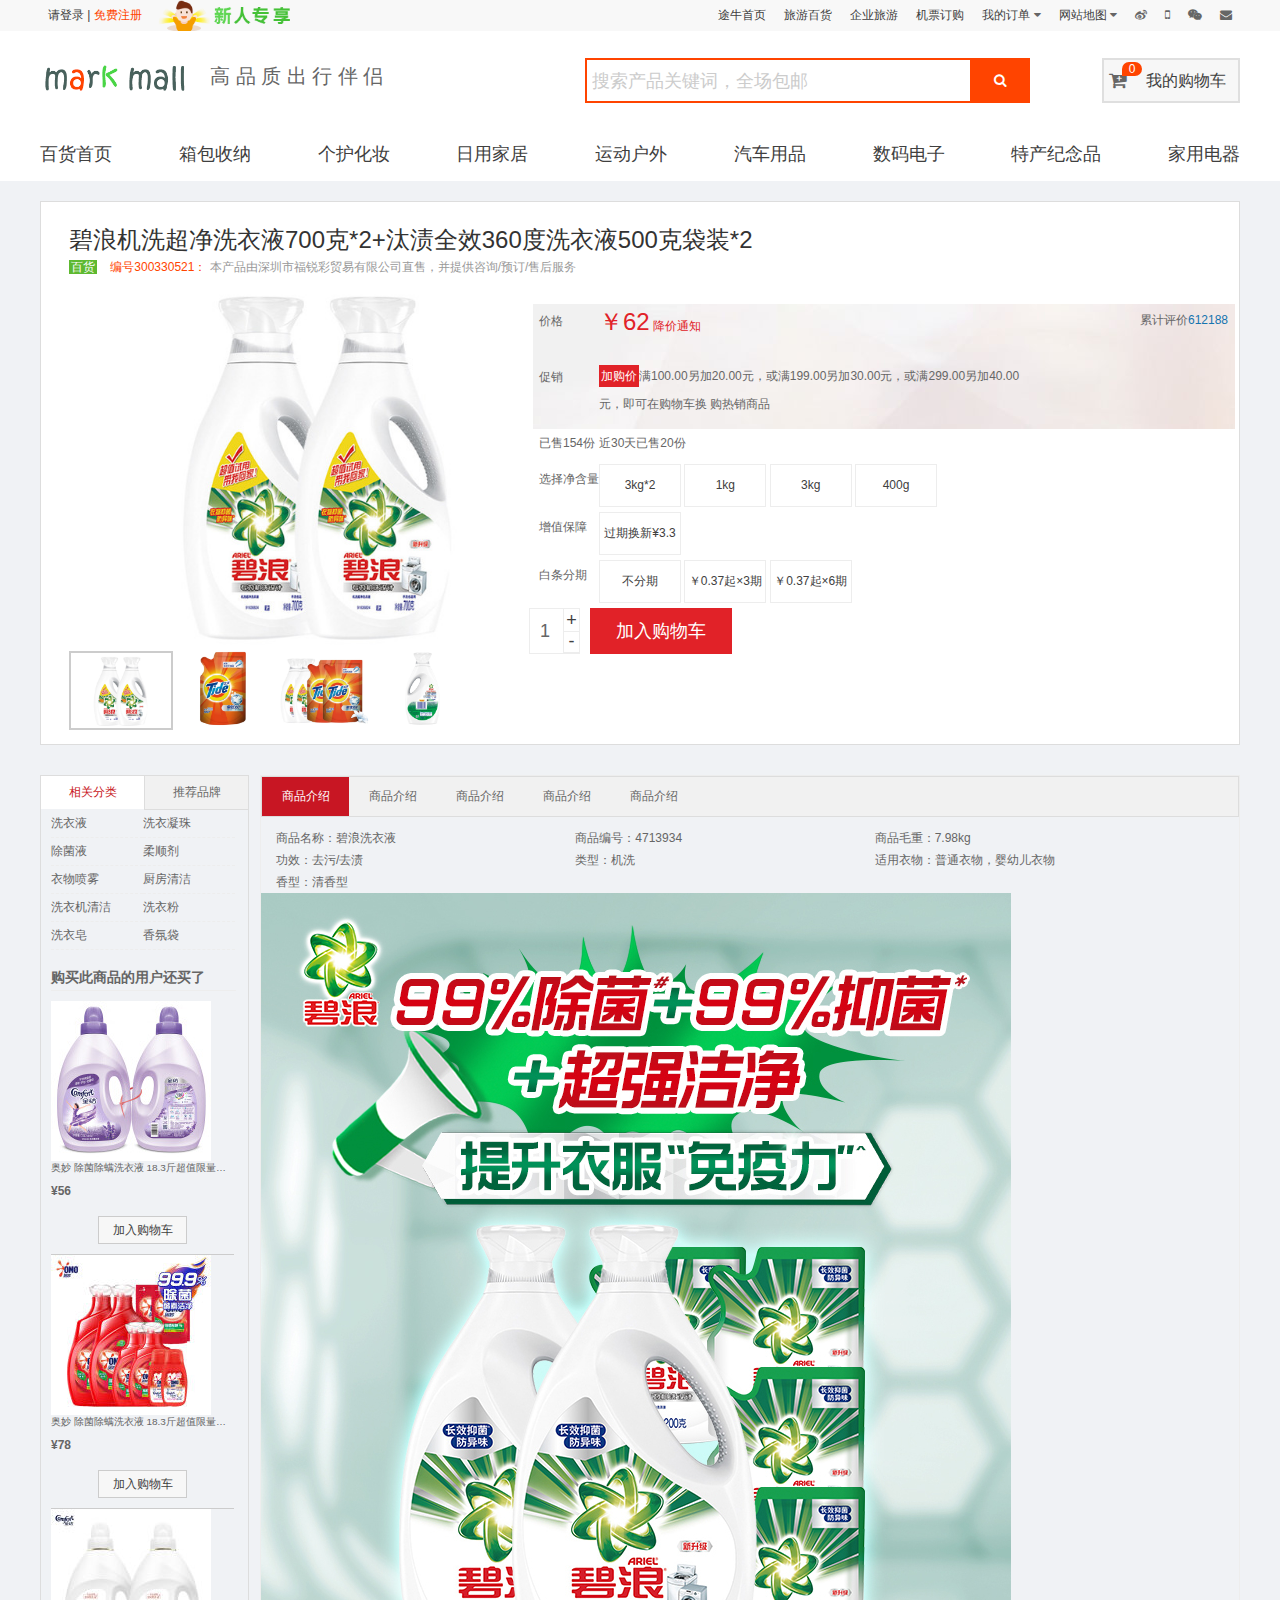
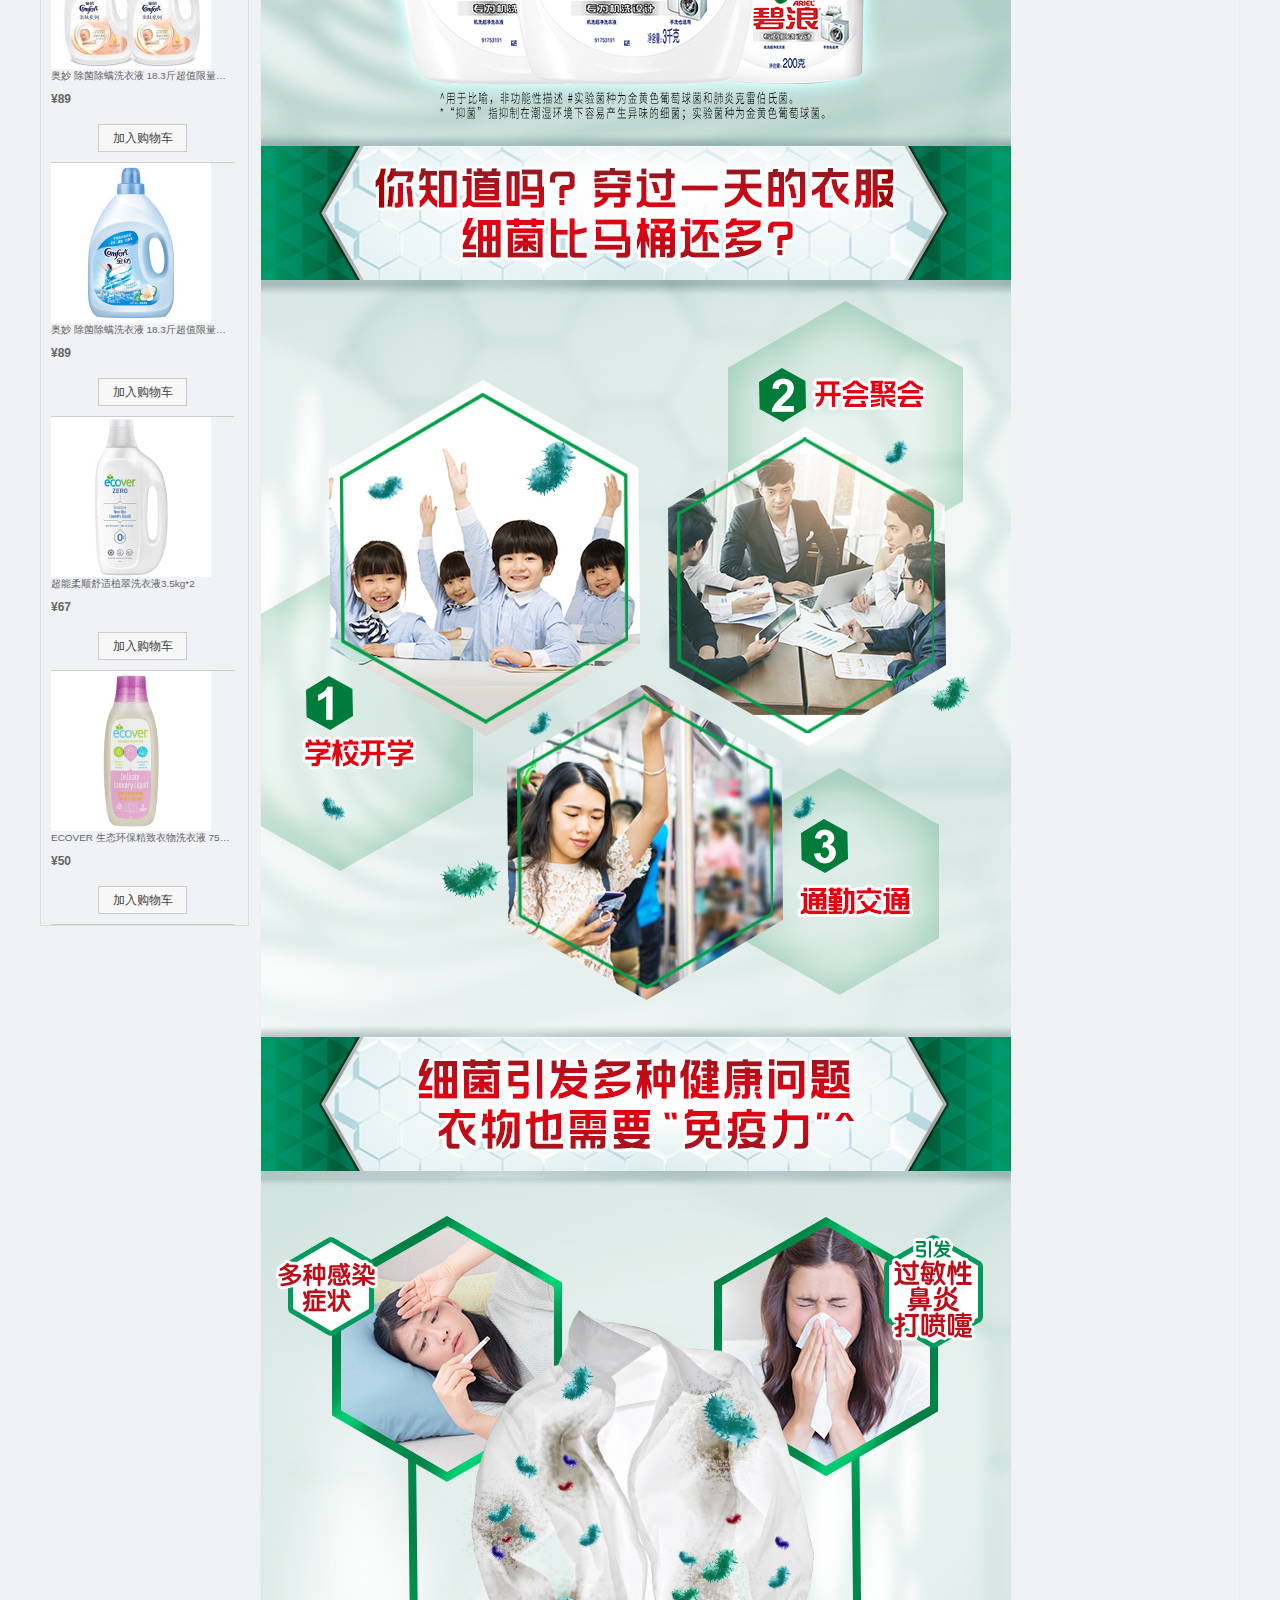
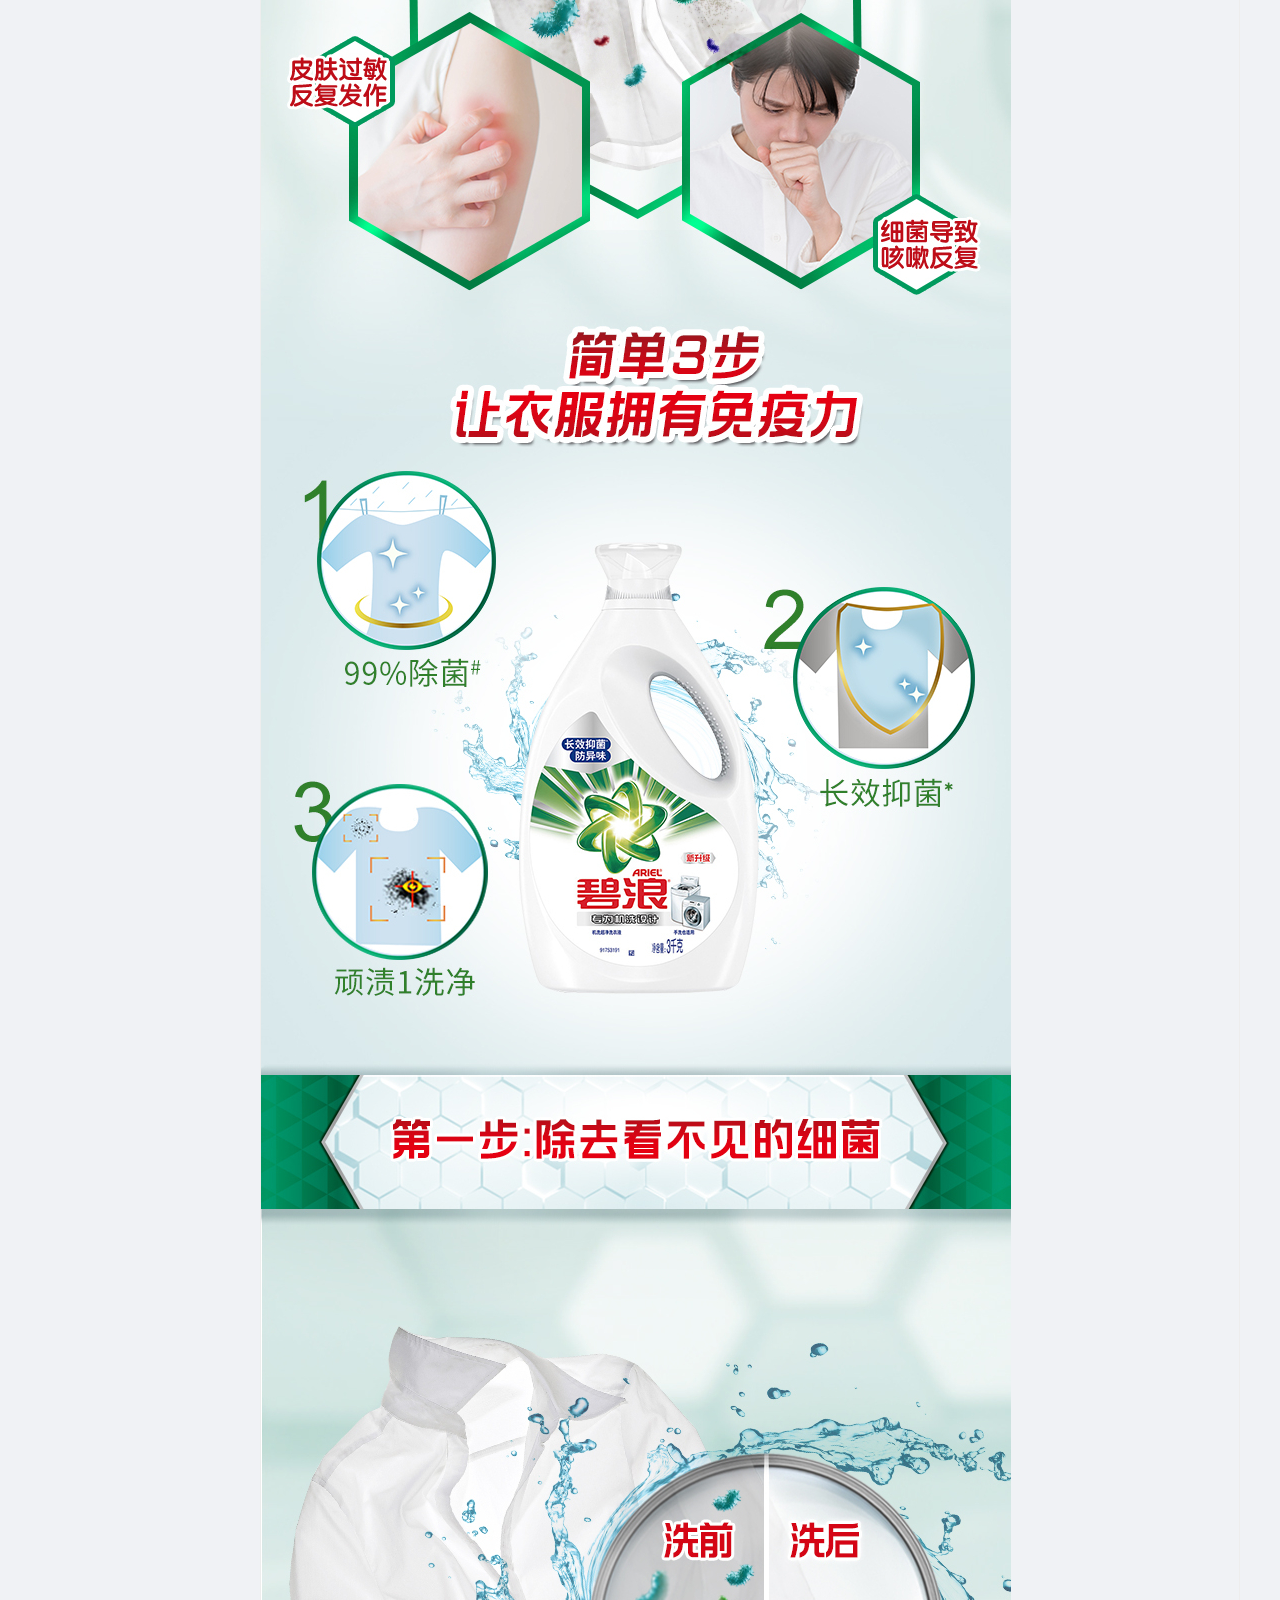
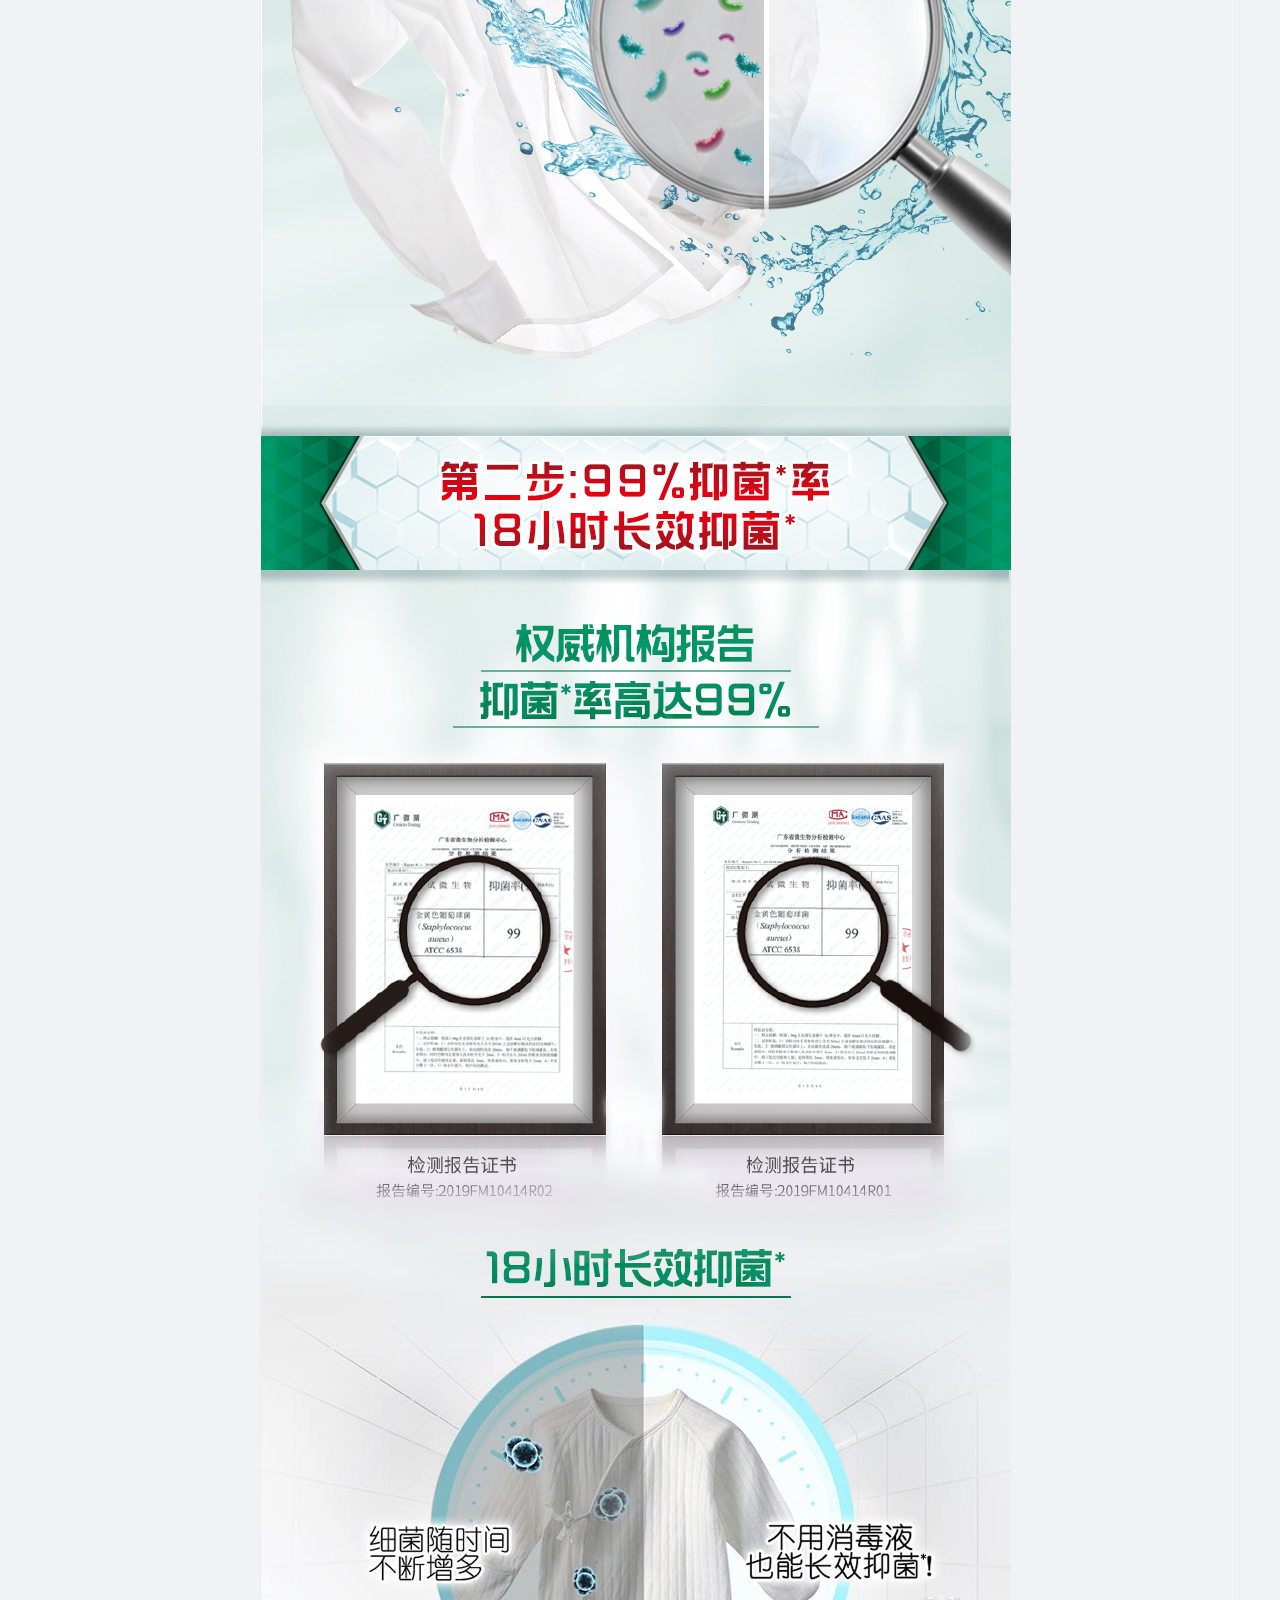
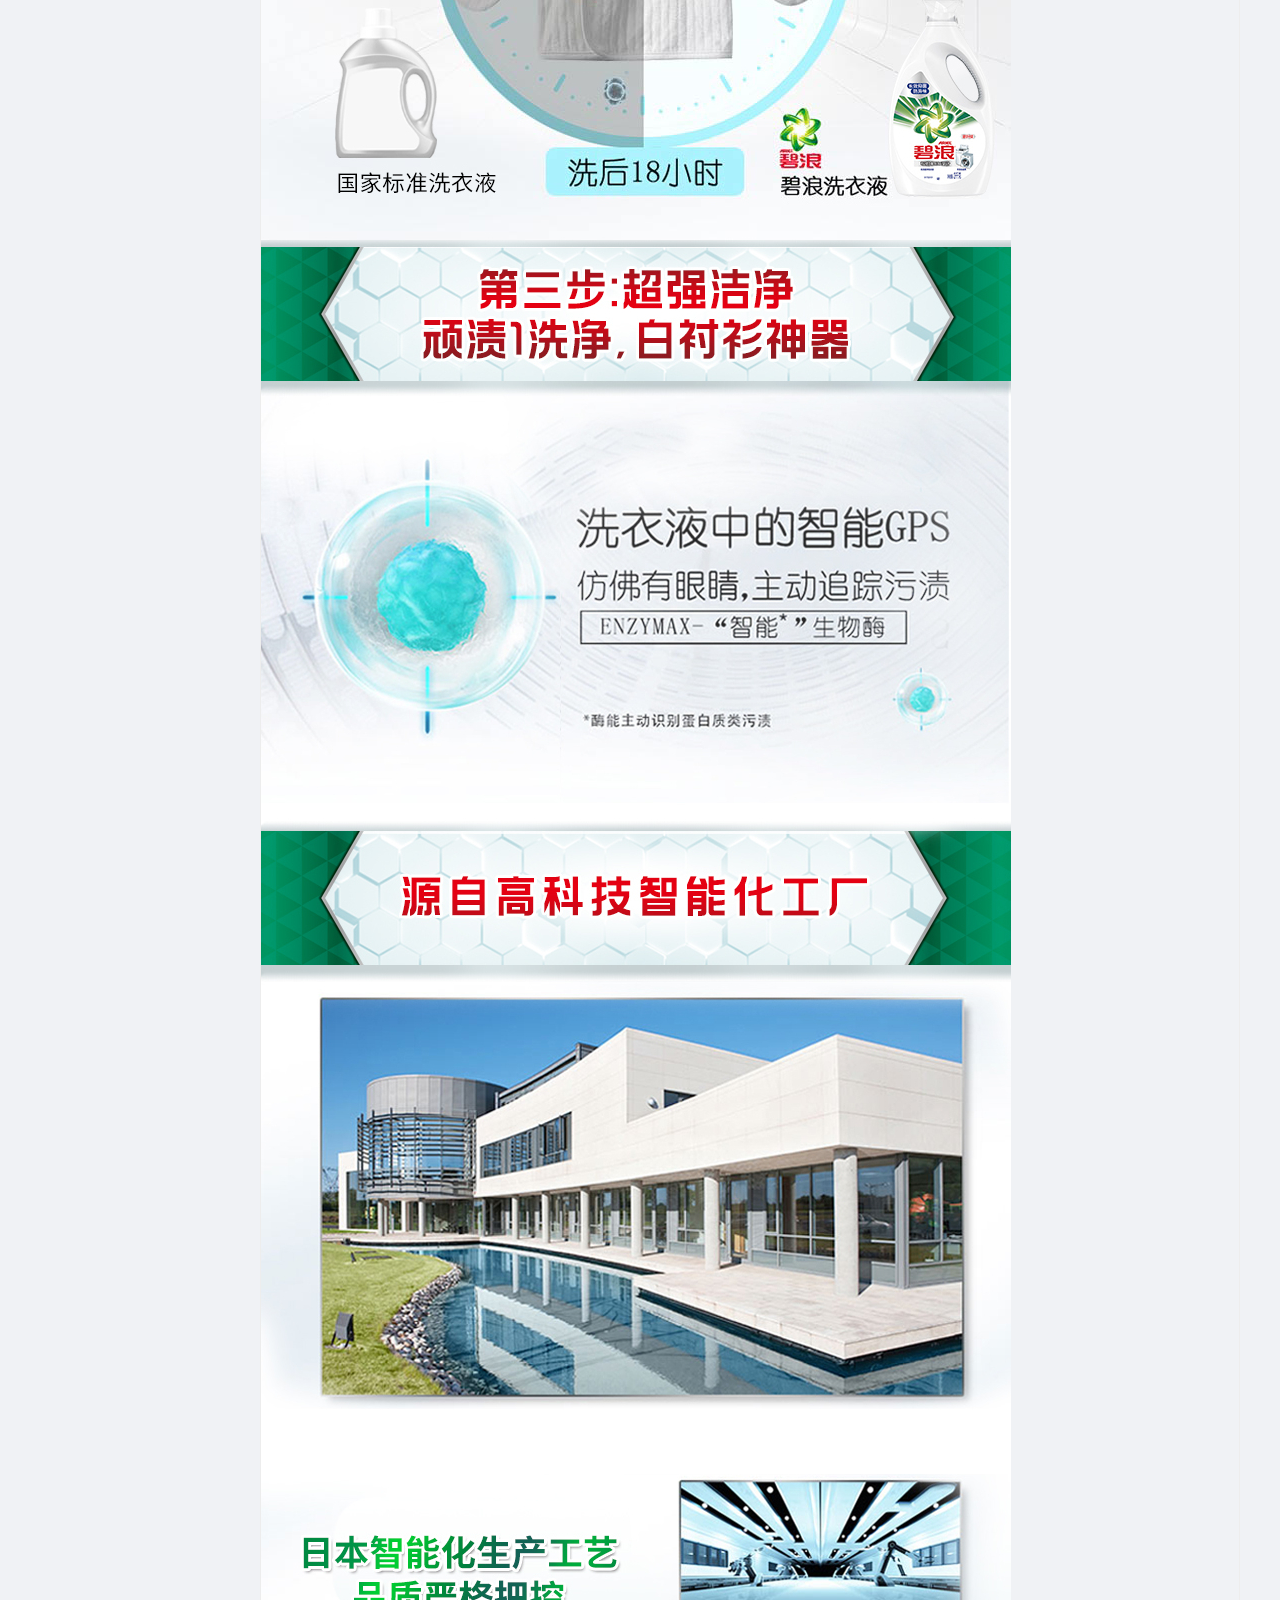
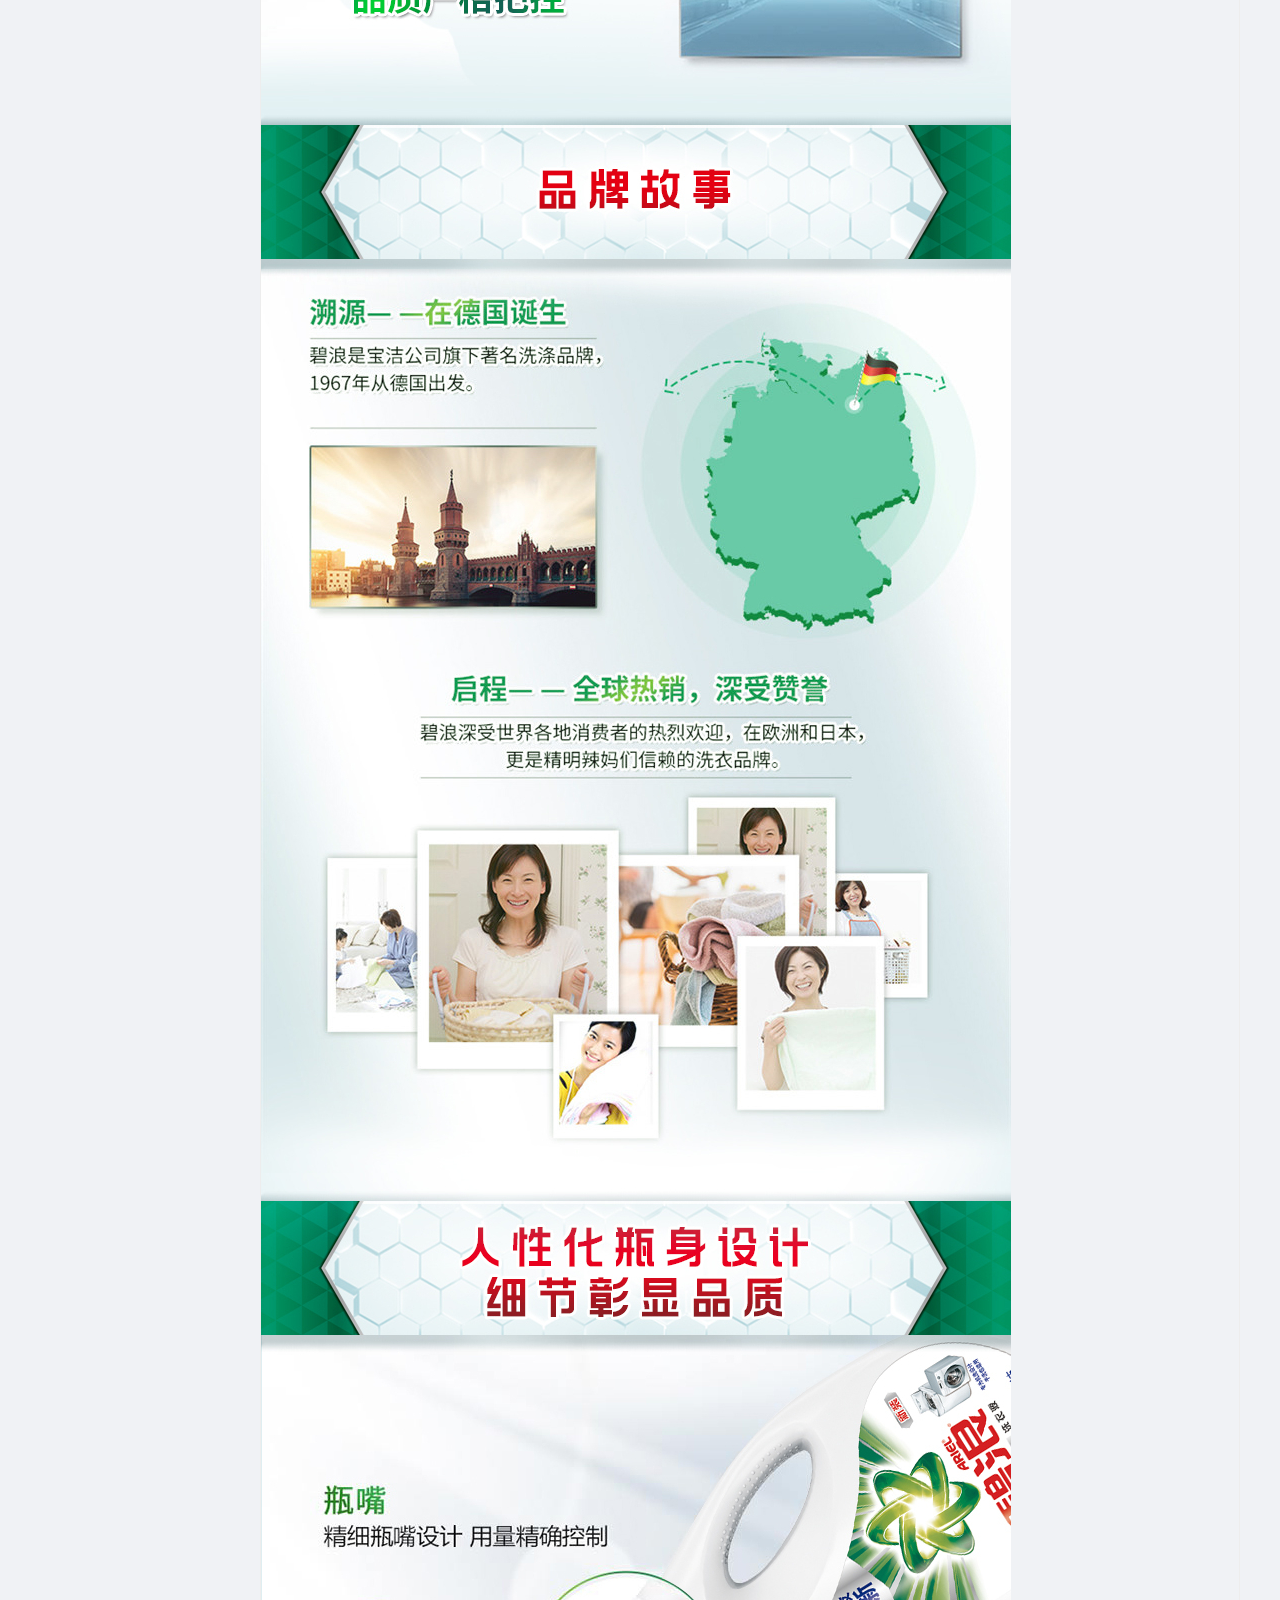
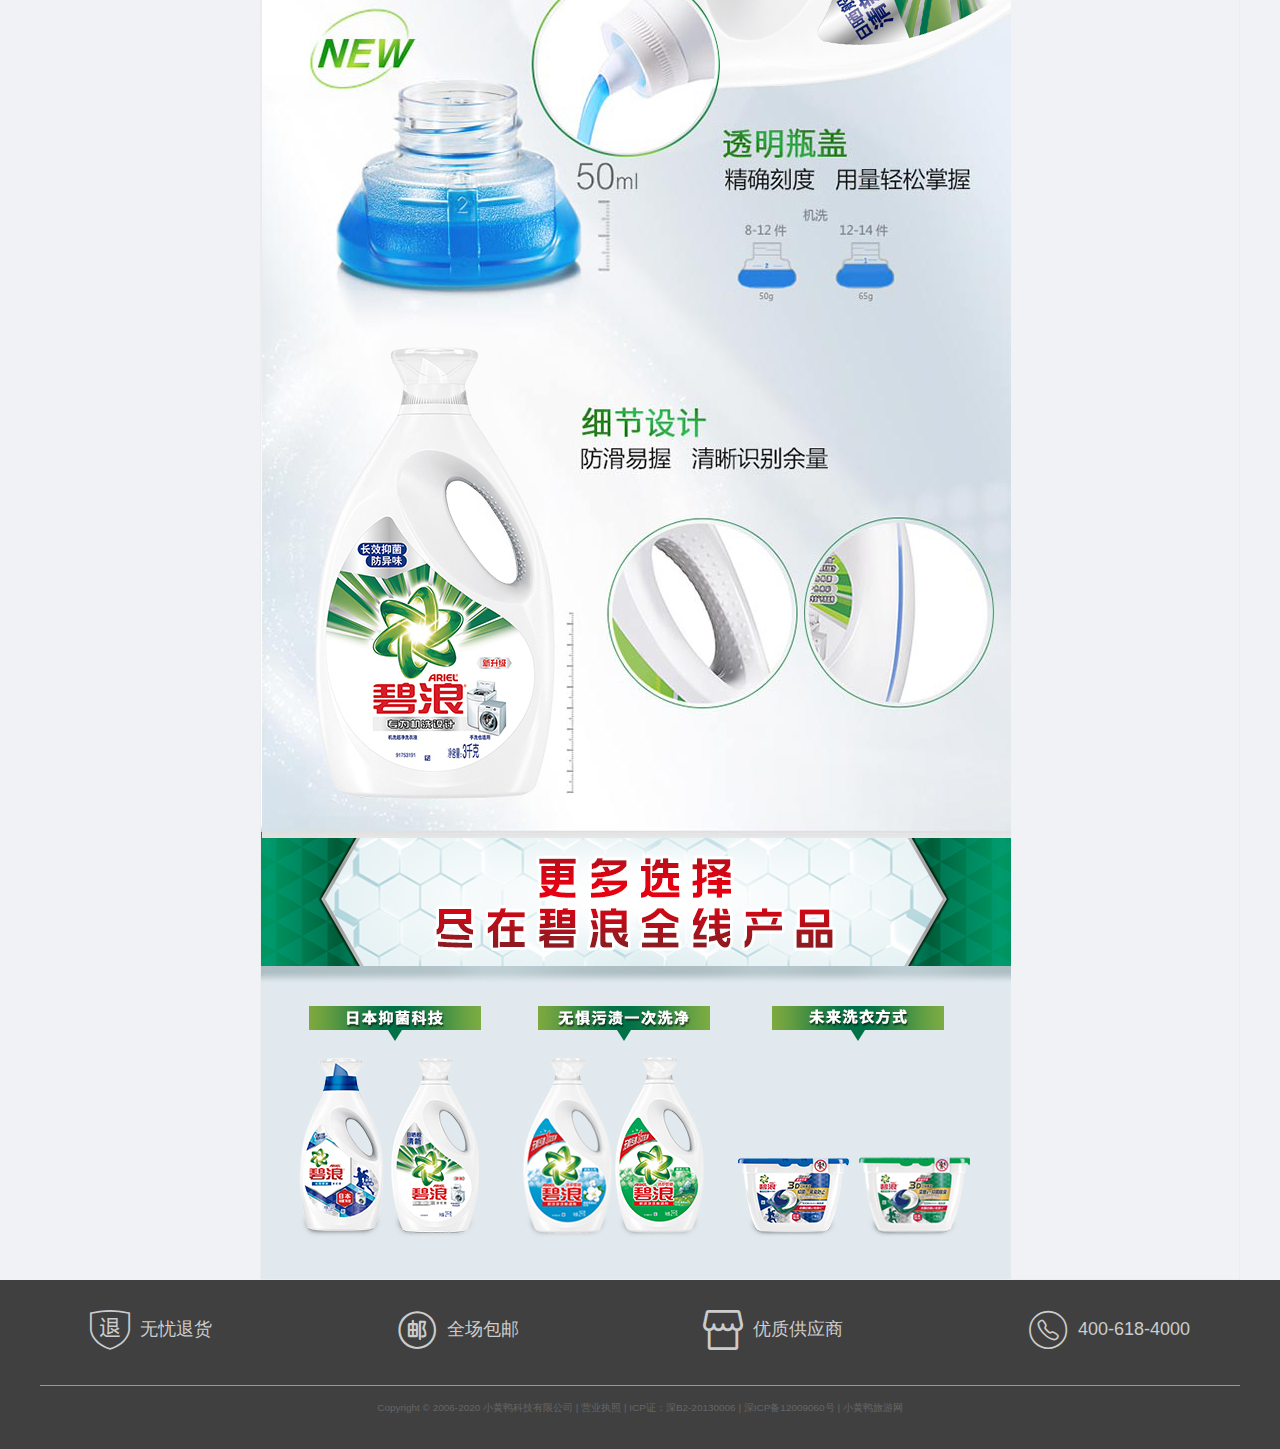
<file: web-mall/mall-detail.html>
<!DOCTYPE html>
<html lang="en">

<head>
  <meta charset="UTF-8">
  <meta name="viewport" content="width=device-width, initial-scale=1.0">
  <title>Document</title>
  <link rel="stylesheet" href="../css/base.css">
  <link rel="stylesheet" href="../css/common.css">
  <!-- 引入facicon.ico图标 -->
  <link rel="icon" href="../favicon.ico" type="image/x-icon" />

  <!-- 引入css字体文件 -->
  <link rel="stylesheet" href="../font awsome/css/font-awesome.min.css" />
  <link rel="stylesheet" href="./font/iconfont.css">
  <link rel="stylesheet" href="./css/mark-mall.css">
  <link rel="stylesheet" href="./css/mall-detail.css">

</head>

<body style="background:#f0f2f5">
  <div style="background:#fff">
    <!-- 顶部快捷导航start -->
    <div class="shortcut">
      <div class="w">
        <div class="fl">
          <ul>
            <li>
              <a href="login.html">请登录 |</a>
              <a href="register.html" class="style-color">免费注册</a>
            </li>
            <li><img src="./img/registgift.gif" alt="" /></li>
          </ul>
        </div>
        <div class="fr">
          <ul>
            <li><a href="../index.html">途牛首页</a></li>
            <li><a href="./web-mall/web-mall.html">旅游百货</a></li>
            <li><a href="#">企业旅游</a></li>
            <li><a href="#">机票订购</a></li>

            <li>
              <a href="#">我的订单</a>
              <i class="fa fa-caret-down"></i>
            </li>

            <li>
              <a href="#">网站地图</a>
              <i class="fa fa-caret-down"></i>
            </li>
            <li><i class="fa fa-weibo"></i></li>
            <li><i class="fa fa-mobile"></i></li>
            <li><i class="fa fa-weixin"></i></li>
            <li><i class="fa fa-envelope"></i></li>
          </ul>
        </div>
      </div>
      <!-- <i class="fa fa-map-marker"></i> -->
    </div>
    <!-- 顶部快捷导航end -->
    <!-- header制作   -->
    <div class="header w">
      <!-- logo -->
      <div class="logo">
        <h1>
          <a href="index.html" title="小黄鸭旅行社">
            <img src="img/mark-mall-logo.png" alt="小黄鸭旅行社" width="300px" />
          </a>

        </h1>

      </div>
      <span class="mark-slogan">高 品 质 出 行 伴 侣</span>
      <!-- search -->
      <div class="mark-search">
        <input type="text" class="text mark-input" value="搜索产品关键词，全场包邮" />
        <button class="btn"><i class="fa fa-search"></i></button>
      </div>
      <div class="shopping-car">
        <i class="fa fa-cart-plus"></i>
        <a href="./mall-car.html">我的购物车</a>
        <i class="ci-ciount">0</i>

      </div>
      <!-- 客服 -->

    </div>
    <!-- 导航 -->
    <div class="retail-category-nav w">
      <ul class="retail-category-contant">
        <li><a href="web-mall.html">百货首页</a></li>
        <li><a href="web-mall.html">箱包收纳</a></li>
        <li><a href="web-mall.html">个护化妆</a></li>

        <li><a href="web-mall.html">日用家居</a></li>

        <li><a href="web-mall.html">运动户外</a></li>

        <li><a href="web-mall.html">汽车用品</a></li>

        <li><a href="web-mall.html">数码电子</a></li>
        <li><a href="web-mall.html">特产纪念品</a></li>

        <li><a href="web-mall.html">家用电器</a></li>


      </ul>
    </div>

  </div>
  <!-- 详情 -->
  <div class="product-body">
    <!-- 产品介绍模块 -->
    <div class="product-body-inner w">
      <div class="p-head">
        <div class="p-title">
          <h1>碧浪机洗超净洗衣液700克*2+汰渍全效360度洗衣液500克袋装*2</h1>
        </div>
        <div class="p-detail">
          <i class="tag">百货</i>
          <span class="id">编号300330521：</span>
          <span class="vendor">本产品由深圳市福锐彩贸易有限公司直售，并提供咨询/预订/售后服务</span>
        </div>
        <div class="head-body">
          <div class="head-left fl">
            <div class="projuct-picture">
              <div class="p-pic">
                <img src="./img/Cii-xq_t0.jpeg" alt="">
              </div>
              <div class="p-spic">
                <ul class="p-list">
                  <li class="active">
                    <img src="./img/Cii-xq_t0.jpeg" alt="">
                  </li>
                  <li>
                    <img src="./img/Cii-xq_t1.jpeg" alt="">
                  </li>
                  <li>
                    <img src="./img/Cii-xq_t3.jpeg" alt="">
                  </li>
                  <li>
                    <img src="./img/Cii-xq_t4.jpeg" alt="">
                  </li>
                </ul>
              </div>

            </div>
          </div>
          <div class="head-right fr">
            <div class="head-info">
              <!-- price -->

              <!-- 产品详细信息 -->
              <div class="itemInfo_wrap fr">



                <div class="summary p-header-section p-bg">
                  <dl class="summary_price">
                    <dt>价格</dt>
                    <dd>
                      <i class="prace">￥62</i>
                      <a href="#">降价通知</a>

                    </dd>
                    <span>累计评价<i>612188</i></span>
                  </dl>
                  <dl class="summary_price">
                    <dt>促销</dt>
                    <dd>
                      <span><i class="jiagou">加购价</i>满100.00另加20.00元，或满199.00另加30.00元，或满299.00另加40.00<br />元，即可在购物车换
                        购热销商品
                      </span>
                    </dd>

                  </dl>
                  <dl class="summary_support">
                    <dt>已售154份</dt>
                    <dd>
                      近30天已售20份
                    </dd>
                  </dl>
                  <dl class="choose">
                    <dt>选择净含量</dt>
                    <dd>
                      <a href="#">3kg*2</a>
                      <a href="#">1kg</a>
                      <a href="#">3kg</a>
                      <a href="#">400g</a>

                    </dd>
                  </dl>

                  <dl class="choose">
                    <dt>增值保障</dt>
                    <dd>
                      <a href="#">过期换新¥3.3</a>
                    </dd>
                  </dl>
                  <dl class="choose">
                    <dt>白条分期</dt>
                    <dd>
                      <a href="#">不分期</a>
                      <a href="#">￥0.37起×3期</a>
                      <a href="#">￥0.37起×6期</a>
                      <!-- <a href="#">￥0.37起×12期</a> -->
                    </dd>
                  </dl>
                  <div class="choose_btns">
                    <div class="choose_amount">
                      1
                      <a href="javascript:;" class="add">+</a>
                      <a href="javascript:;" class="reduce ">-</a>

                    </div>
                    <a href="./mall-car.html" class="addcar">加入购物车</a>
                  </div>
                </div>

              </div>
            </div>
          </div>
        </div>
      </div>
    </div>
    <!-- 产品细节模块 -->
    <div class="product_detail clearfix w">
      <div class="aside fl">
        <div class="tab_list">
          <ul>
            <li class="current">相关分类</li>
            <li class="recommend">推荐品牌</li>
          </ul>
        </div>
        <div class="tab_con">
          <ul>
            <li>洗衣液</li>
            <li>洗衣凝珠</li>
            <li>除菌液</li>
            <li>柔顺剂</li>
            <li>衣物喷雾</li>
            <li>厨房清洁</li>
            <li>洗衣机清洁</li>
            <li>洗衣粉</li>
            <li>洗衣皂</li>
            <li>香氛袋</li>

          </ul>

          <div>
            <h5 class="jianjie">购买此商品的用户还买了</h5>
          </div>

        </div>
        <div class="tab_pic">
          <ul>
            <li>
              <img src="./img/mail-detail//list1.jpg" alt="">
              <h5 class="title">奥妙 除菌除螨洗衣液 18.3斤超值限量大礼包</h5>
              <div class="aside_price">¥56</div>
              <a href="#" class="as_addcar">加入购物车</a>

            </li>
          </ul>
          <ul>
            <li>
              <img src="./img/mail-detail//list2.jpg" alt="">
              <h5 class="title">奥妙 除菌除螨洗衣液 18.3斤超值限量大礼包</h5>
              <div class="aside_price">¥78</div>
              <a href="#" class="as_addcar">加入购物车</a>

            </li>
          </ul>
          <ul>
            <li>
              <img src="./img/mail-detail//list3.jpg" alt="">
              <h5 class="title">奥妙 除菌除螨洗衣液 18.3斤超值限量大礼包</h5>
              <div class="aside_price">¥89</div>
              <a href="#" class="as_addcar">加入购物车</a>

            </li>
          </ul>
          <ul>
            <li>
              <img src="./img/mail-detail//list4.jpg" alt="">
              <h5 class="title">奥妙 除菌除螨洗衣液 18.3斤超值限量大礼包</h5>
              <div class="aside_price">¥89</div>
              <a href="#" class="as_addcar">加入购物车</a>

            </li>
          </ul>
          <ul>
            <li>
              <img src="./img/mail-detail//list5.jpg" alt="">
              <h5 class="title">超能柔顺舒适植翠洗衣液3.5kg*2</h5>
              <div class="aside_price">¥67</div>
              <a href="#" class="as_addcar">加入购物车</a>

            </li>
          </ul>
          <ul>
            <li>
              <img src="./img/mail-detail//list6.jpg" alt="">
              <h5 class="title">ECOVER 生态环保精致衣物洗衣液 750ml 原装进口 植物提取 羊毛羊绒真丝棉麻精致面料棉适用 无荧光剂</h5>
              <div class="aside_price">¥50</div>
              <a href="#" class="as_addcar">加入购物车</a>

            </li>
          </ul>
        </div>


      </div>
      <div class="detail fr">
        <div class="detail_nav">
          <ul>
            <li class="current">商品介绍</li>
            <li>商品介绍</li>
            <li>商品介绍</li>
            <li>商品介绍</li>
            <li>商品介绍</li>
          </ul>
        </div>

        <div class="detail_tab_con">
          <div class="item">
            <ul class="item_info">
              <li>商品名称：碧浪洗衣液</li>
              <li>商品编号：4713934</li>
              <li>商品毛重：7.98kg</li>
              <li>功效：去污/去渍</li>
              <li>类型：机洗</li>
              <li>适用衣物：普通衣物，婴幼儿衣物</li>
              <li>香型：清香型</li>


            </ul>
          </div>
          <!-- <p>
            <a href="#" class="more">查看更多参数</a>
          </p> -->
          <img src="./img/mail-detail/detail1.jpg" alt="">
          <img src="./img/mail-detail/detail2.jpg" alt="">
          <img src="./img/mail-detail/detail3.jpg" alt="">
          <img src="./img/mail-detail/detail4.jpg" alt="">
          <img src="./img/mail-detail/detail5.jpg" alt="">
          <img src="./img/mail-detail/detail6.jpg" alt="">
          <img src="./img/mail-detail/detail7.jpg" alt="">
          <img src="./img/mail-detail/detail8.jpg" alt="">


        </div>

      </div>
    </div>
  </div>
  <div class="footer-bottom">
    <!-- mod_service -->
    <div class="footer-serverce w">
      <ul class="fonter-mod">
        <li>
          <i class="iconfont icon-tuihuobaozhang"></i>
          <span>无忧退货</span>
        </li>
        <li>
          <i class="iconfont icon-baoyou"></i>
          <span>全场包邮</span>
        </li>
        <li>
          <i class="iconfont icon-gongyingshang"></i>
          <span>优质供应商</span>
        </li>
        <li>
          <i class="iconfont icon-dianhua"></i>
          <span>400-618-4000</span>
        </li>
      </ul>
    </div>
    <h5>Copyright © 2006-2020 小黄鸭科技有限公司 | 营业执照 | ICP证：深B2-20130006 | 深ICP备12009060号 | 小黄鸭旅游网</h5>

  </div>
  <script src="./js/detail.js"></script>
</body>

</html>
</file>
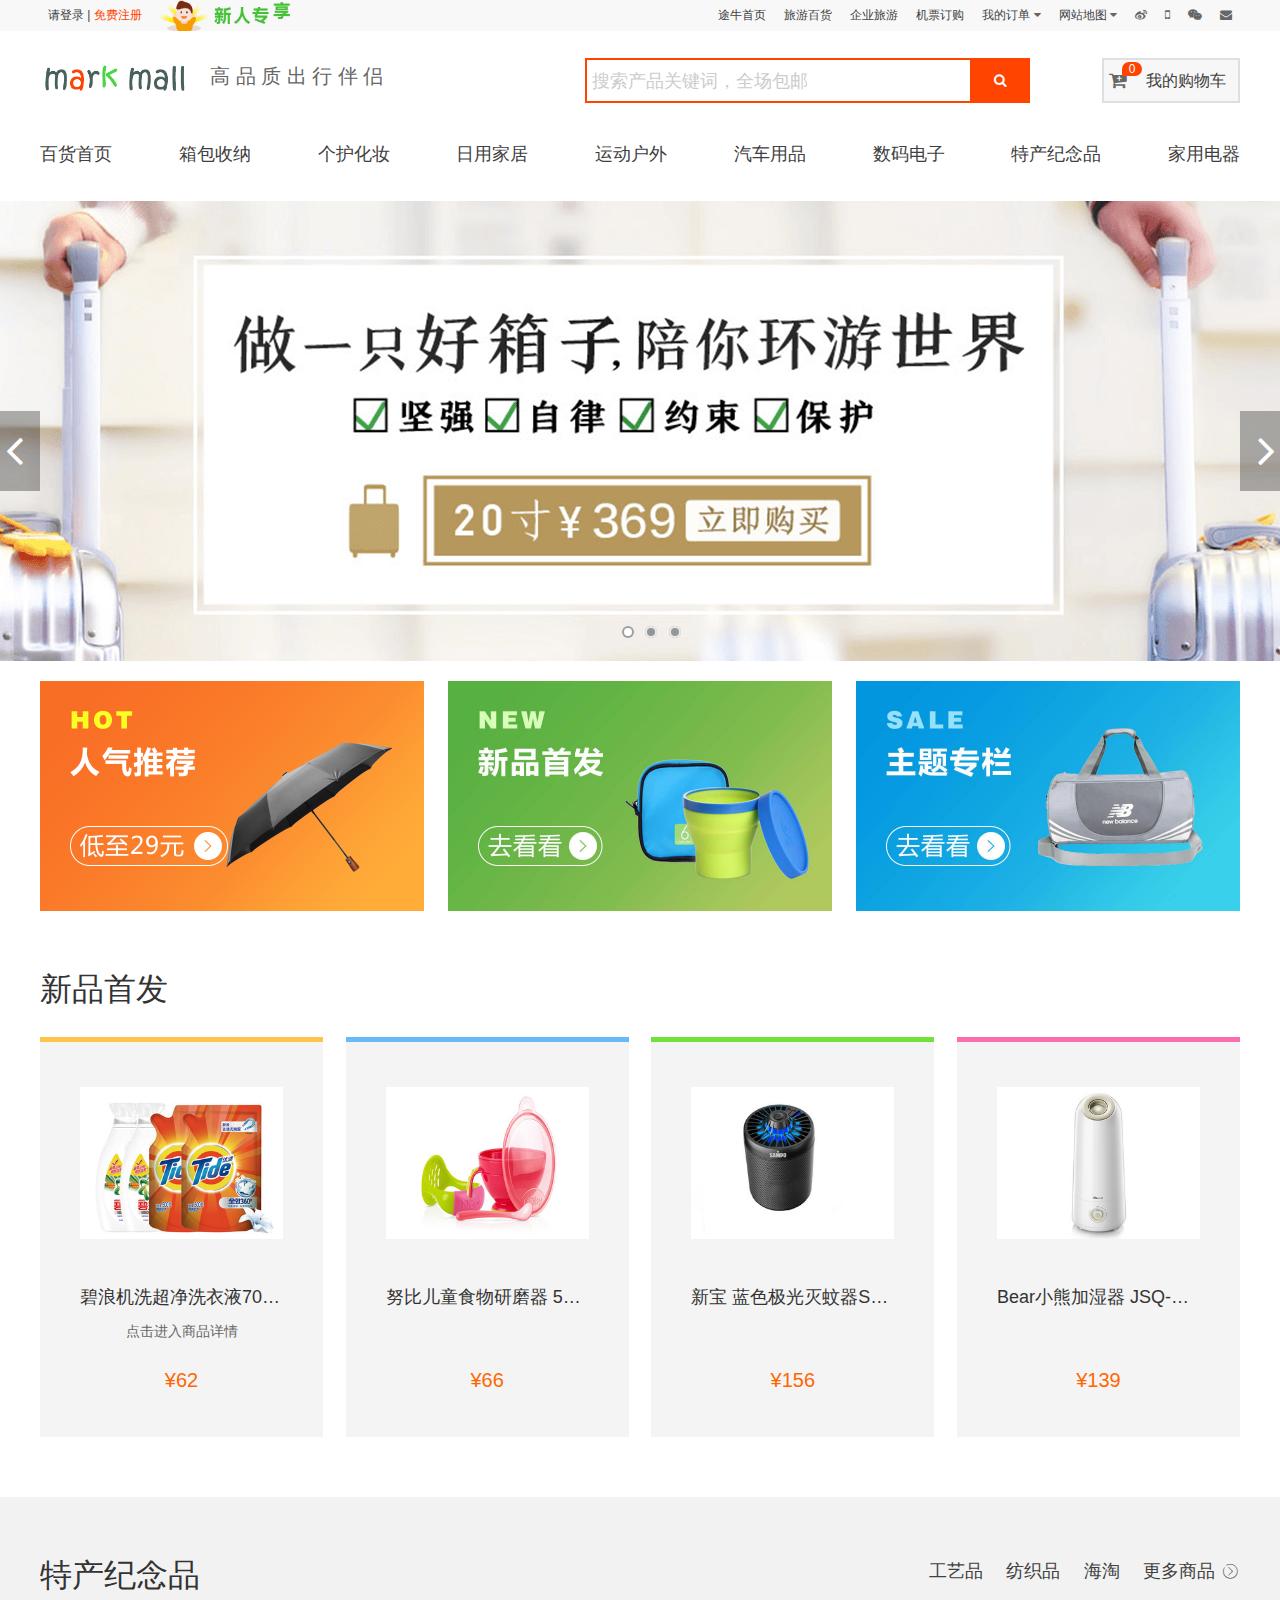
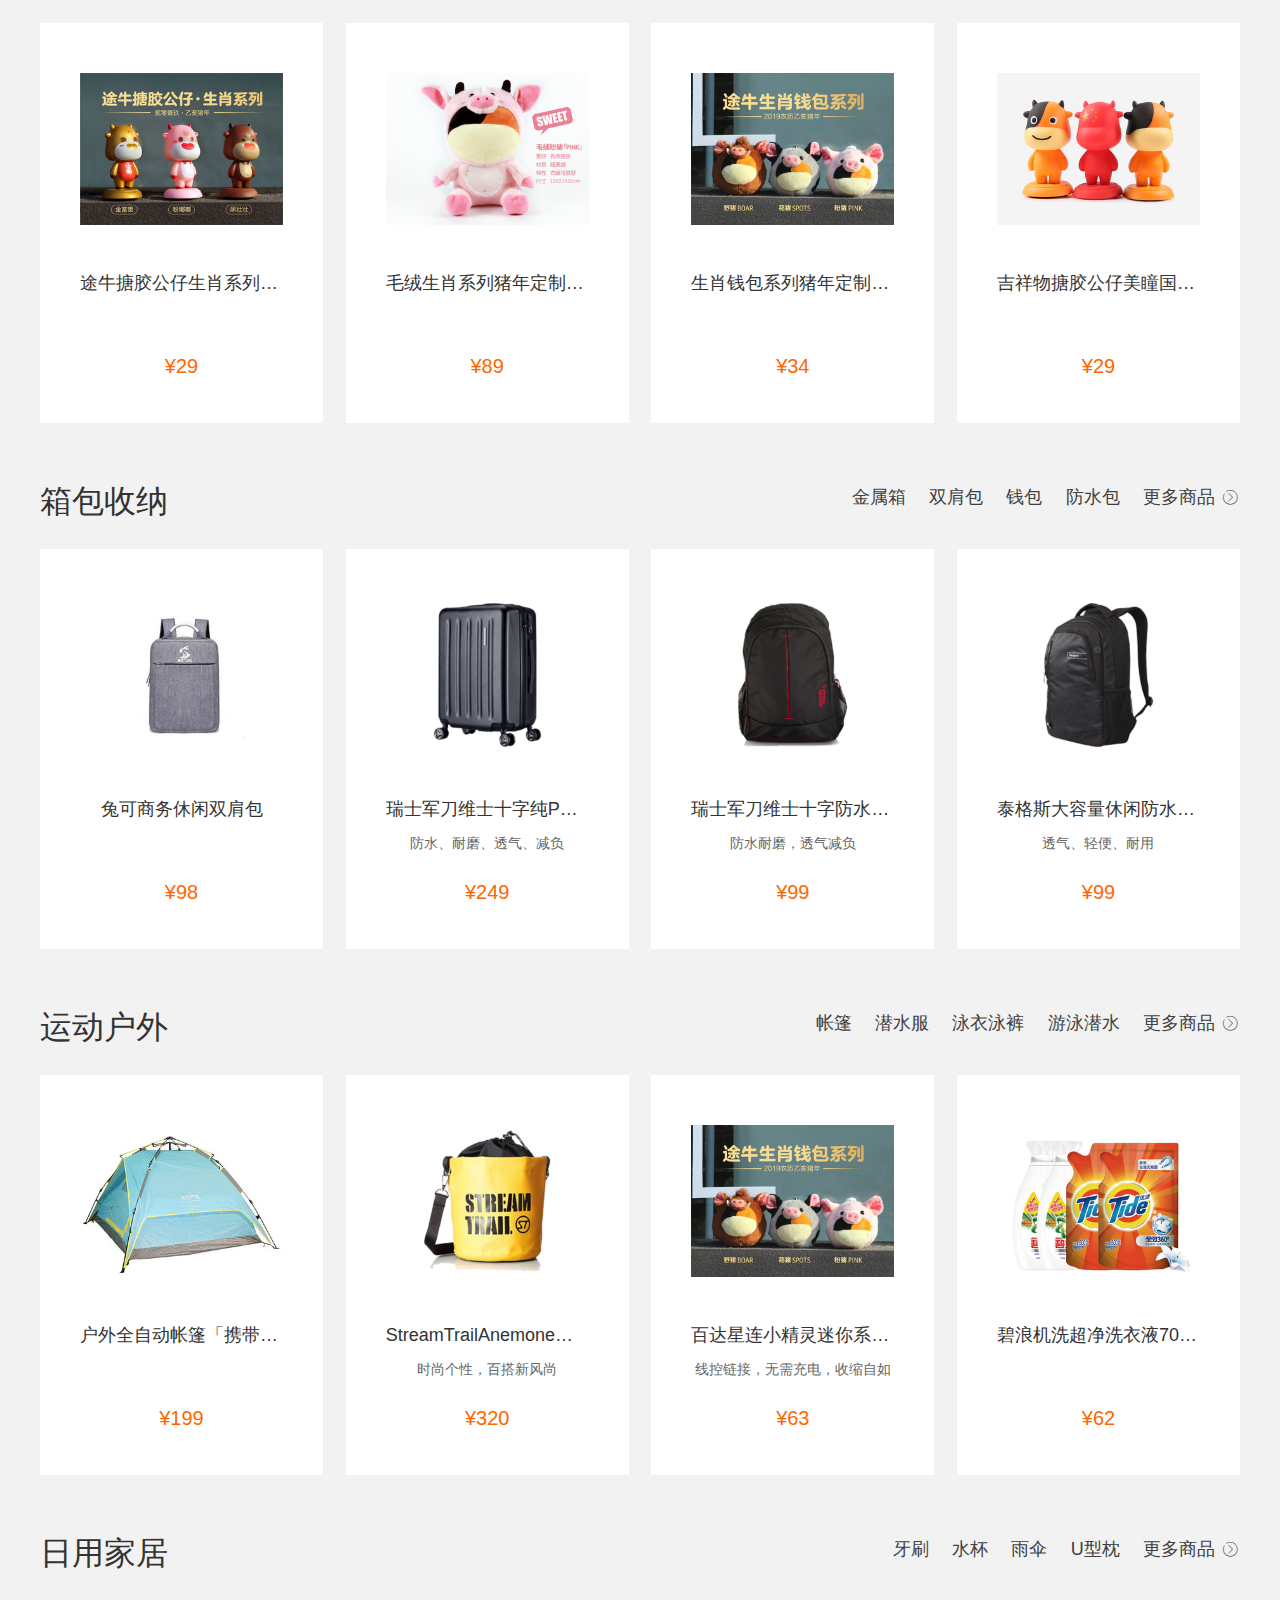
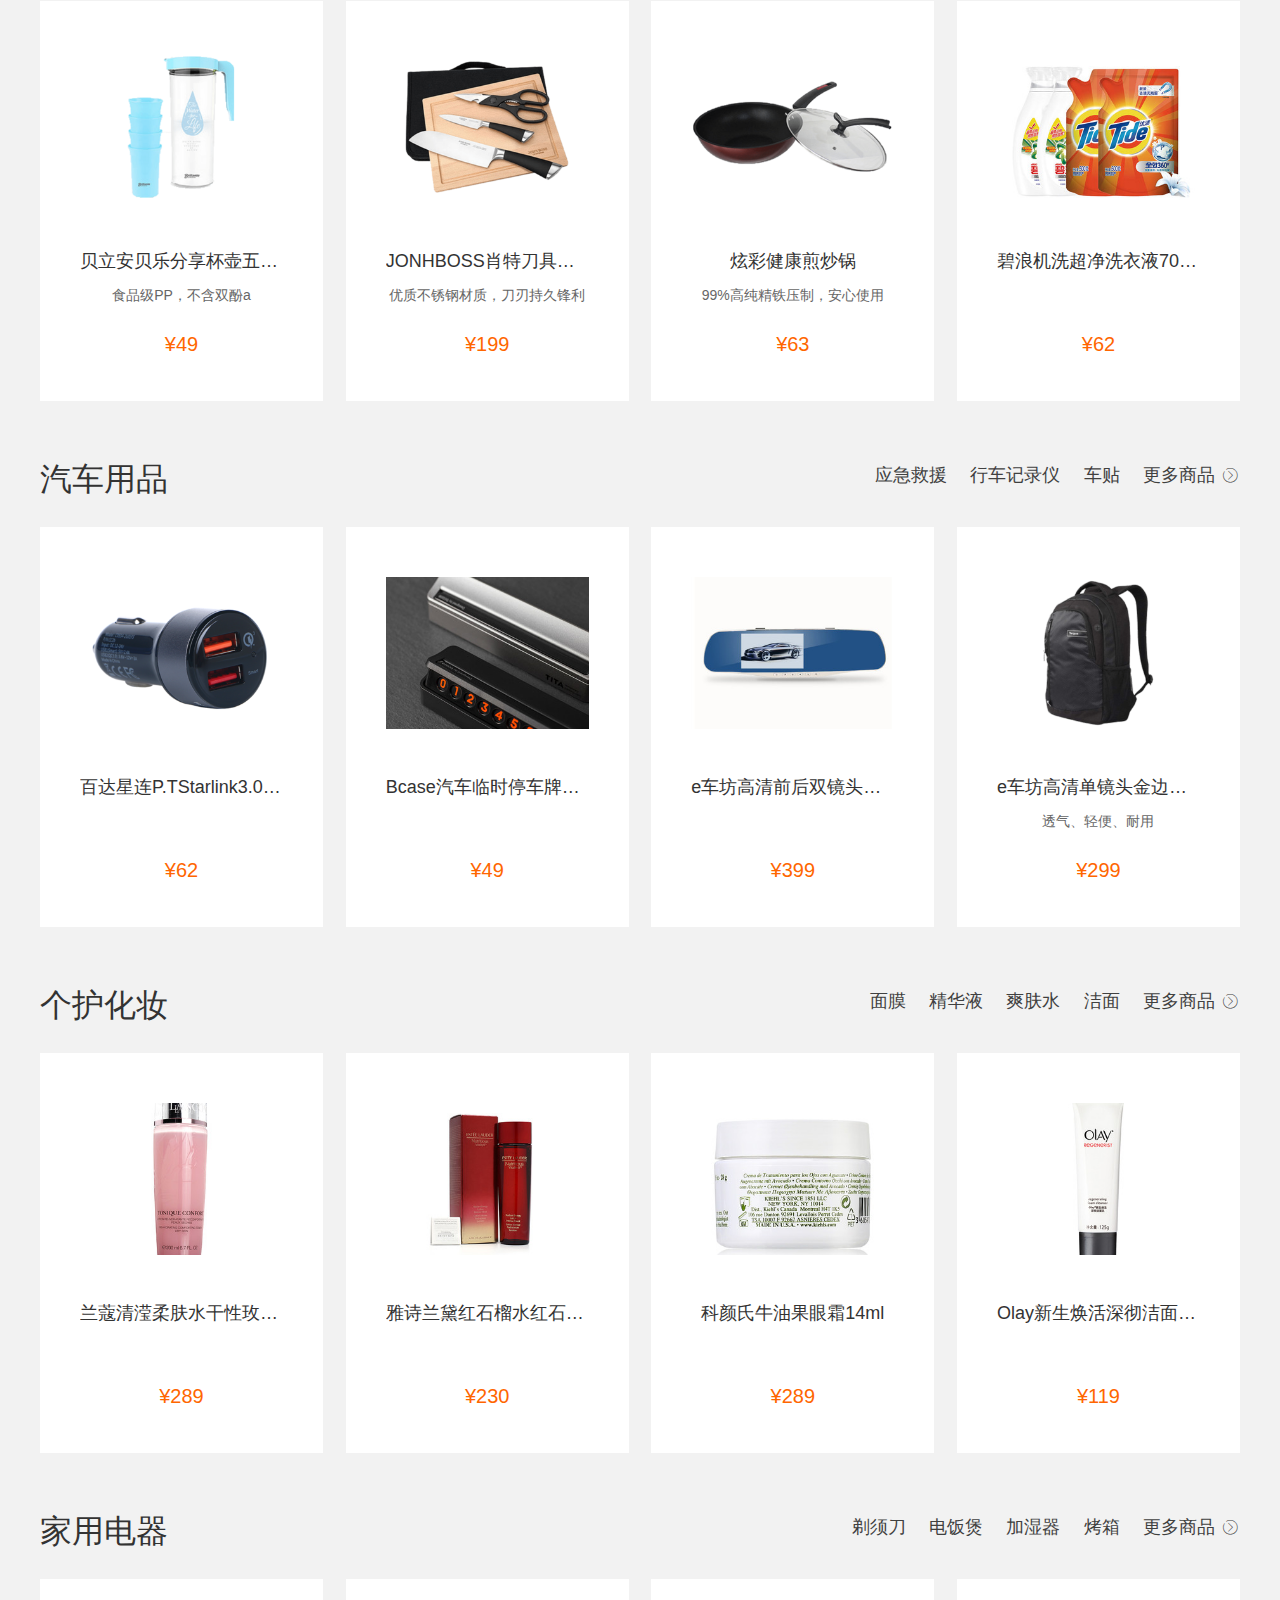
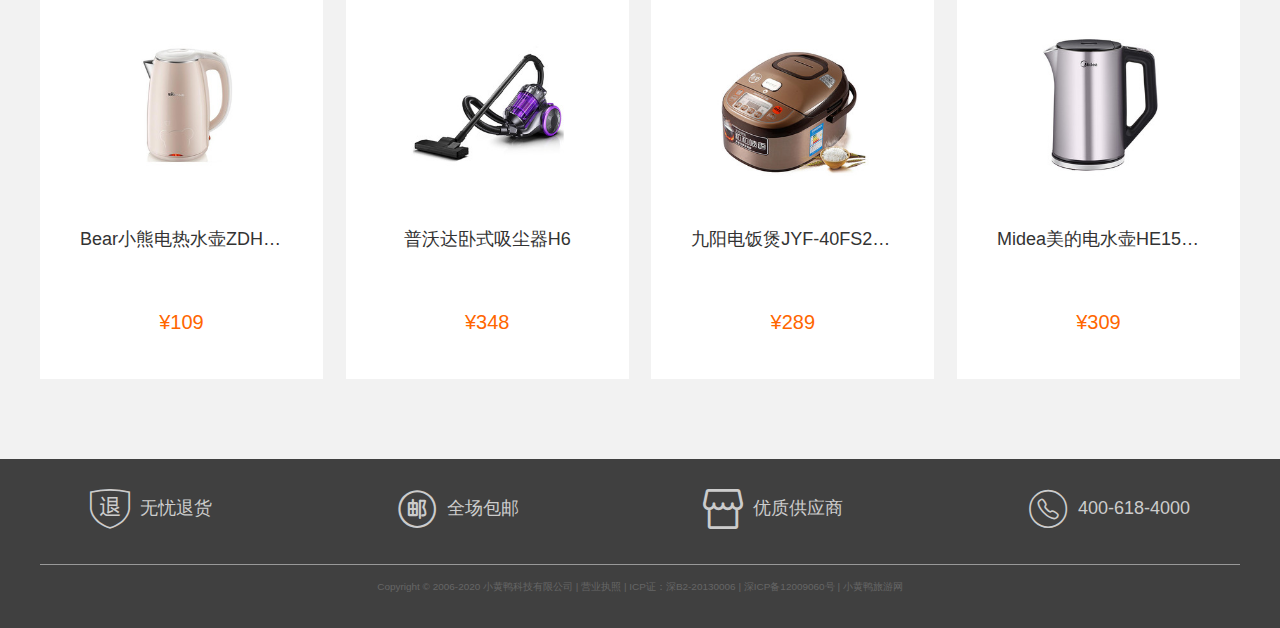
<file: web-mall/web-mall.html>
<!DOCTYPE html>
<html lang="en">

<head>
  <meta charset="UTF-8">
  <meta name="viewport" content="width=device-width, initial-scale=1.0">
  <title>Document</title>
  <link rel="stylesheet" href="../css/base.css">
  <link rel="stylesheet" href="../css/common.css">
  <!-- 引入facicon.ico图标 -->
  <link rel="icon" href="../favicon.ico" type="image/x-icon" />

  <!-- 引入css字体文件 -->
  <link rel="stylesheet" href="../font awsome/css/font-awesome.min.css" />
  <link rel="stylesheet" href="./font/iconfont.css">
  <link rel="stylesheet" href="./css/mark-mall.css">

</head>

<body>
  <!-- 顶部快捷导航start -->
  <div class="shortcut">
    <div class="w">
      <div class="fl">
        <ul>
          <li>
            <a href="login.html">请登录 |</a>
            <a href="register.html" class="style-color">免费注册</a>
          </li>
          <li><img src="./img/registgift.gif" alt="" /></li>
        </ul>
      </div>
      <div class="fr">
        <ul>
          <li><a href="../index.html">途牛首页</a></li>
          <li><a href="./web-mall/web-mall.html">旅游百货</a></li>
          <li><a href="#">企业旅游</a></li>
          <li><a href="#">机票订购</a></li>

          <li>
            <a href="#">我的订单</a>
            <i class="fa fa-caret-down"></i>
          </li>

          <li>
            <a href="#">网站地图</a>
            <i class="fa fa-caret-down"></i>
          </li>
          <li><i class="fa fa-weibo"></i></li>
          <li><i class="fa fa-mobile"></i></li>
          <li><i class="fa fa-weixin"></i></li>
          <li><i class="fa fa-envelope"></i></li>
        </ul>
      </div>
    </div>
    <!-- <i class="fa fa-map-marker"></i> -->
  </div>
  <!-- 顶部快捷导航end -->
  <!-- header制作   -->
  <div class="header w">
    <!-- logo -->
    <div class="logo">
      <h1>
        <a href="index.html" title="小黄鸭旅行社">
          <img src="img/mark-mall-logo.png" alt="小黄鸭旅行社" width="300px" />
        </a>

      </h1>

    </div>
    <span class="mark-slogan">高 品 质 出 行 伴 侣</span>
    <!-- search -->
    <div class="mark-search">
      <input type="text" class="text mark-input" value="搜索产品关键词，全场包邮" />
      <button class="btn"><i class="fa fa-search"></i></button>
    </div>
    <div class="shopping-car">
      <i class="fa fa-cart-plus"></i>
      <a href="./mall-car.html">我的购物车</a>
      <i class="ci-ciount">0</i>

    </div>
    <!-- 导航 -->
  </div>
  <div class="retail-category-nav w">
    <ul class="retail-category-contant">
      <li><a href="web-mall.html">百货首页</a></li>
      <li><a href="web-mall.html">箱包收纳</a></li>
      <li><a href="web-mall.html">个护化妆</a></li>

      <li><a href="web-mall.html">日用家居</a></li>

      <li><a href="web-mall.html">运动户外</a></li>

      <li><a href="web-mall.html">汽车用品</a></li>

      <li><a href="web-mall.html">数码电子</a></li>
      <li><a href="web-mall.html">特产纪念品</a></li>

      <li><a href="web-mall.html">家用电器</a></li>








    </ul>
  </div>
  <div>
    <div class="main" id="main">
      <!-- banner -->
      <div class="banner-top">
        <!-- banner图 -->
        <div class="banner" id="banner">
          <a href="">
            <div class="banner-slide slide1 slide-active"></div>
          </a>
          <a href="">
            <div class="banner-slide slide2"></div>
          </a>
          <a href="">
            <div class="banner-slide slide3"></div>
          </a>
        </div>
        <!-- 左右2个箭头 -->
        <a href="javascript:void(0)" class="button prev" id="prev">
          <i class="fa fa-angle-down fa-4x left"></i>
        </a>
        <a href="javascript:void(0)" class="button next" id="next">
          <i class="fa fa-angle-down fa-4x right"></i>
        </a>
        <!-- 小圆点 -->
        <div class="dots" id="dots">
          <span class="active"></span>
          <span></span>
          <span></span>
        </div>
      </div>
      <!-- banner结束 -->

    </div>
    <!-- 商品列表 -->
    <!-- 新品首发 -->
    <div class="retail-channel-up">
      <div class="retail-channel-inner w">
        <div class="hot-recommend">
          <a href="#"><img src="img/Cii-recommend01.png" alt=""></a>
          <a href="#"><img src="img/Cii-recommand02.jpeg" alt=""></a>
          <a href="#"><img src="img/Cii-recommand03.jpeg" alt=""></a>
        </div>
        <div class="category-floor">
          <div class="category-floor-head">
            <h2>新品首发</h2>
          </div>
          <div class="category-floor-content">

            <a href="./mall-detail.html">
              <div class="pic-ctn">
                <img src="img/Cii-xp_t0.jpeg" alt="">
              </div>
              <div class="title">碧浪机洗超净洗衣液700克*2+汰渍全效360度洗衣液500克袋装*2</div>
              <div class="sub-title">点击进入商品详情</div>

              <div class="price-ctn">
                <span class="price">¥62</span>
                <div class="price-btn">立即购买</div>
              </div>
            </a>
            <a href="#">
              <div class="pic-ctn">
                <img src="img/Cii-xp_t1.jpeg" alt="">
              </div>
              <div class="title">努比儿童食物研磨器 5435 儿童研磨</div>
              <div class="sub-title"></div>

              <div class="price-ctn">
                <span class="price">¥66</span>
                <div class="price-btn">立即购买</div>
              </div>
            </a>
            <a href="#">
              <div class="pic-ctn">
                <img src="img/Cii-xp_t2.jpeg" alt="">
              </div>
              <div class="title">新宝 蓝色极光灭蚊器SP-MW0004 蓝色极光灭蚊器静音物理灭蚊灯</div>
              <div class="sub-title"></div>

              <div class="price-ctn">
                <span class="price">¥156</span>
                <div class="price-btn">立即购买</div>
              </div>
            </a>
            <a href="#">
              <div class="pic-ctn">
                <img src="img/Cii-xp_t3.jpeg" alt="">
              </div>
              <div class="title">Bear小熊加湿器 JSQ-C50X5 加湿器保湿器喷雾式加湿器</div>
              <div class="sub-title"></div>

              <div class="price-ctn">
                <span class="price">¥139</span>
                <div class="price-btn">立即购买</div>
              </div>
            </a>

          </div>
        </div>
      </div>
    </div>
    <!--  -->
    <div class="retail-channel-bottom">
      <div class="retail-channel-inner w">

        <div class="category-floor">
          <div class="category-floor-head w">
            <h2>特产纪念品</h2>
            <div class="links">
              <a>工艺品</a>
              <a>纺织品</a>
              <a>海淘</a>
              <a class="more">
                更多商品 <i class="iconfont icon-gengduo" style="font-size: 20px; vertical-align:middle;"></i>
              </a>
            </div>
          </div>
          <div class="category-floor-content category-floor-product">

            <a href="#">
              <div class="pic-ctn">
                <img src="img/Cii-techan_t0.jpeg" alt="">
              </div>
              <div class="title">途牛搪胶公仔生肖系列猪年定制限量款金猪贺岁生动精巧限量发售喜迎新年</div>
              <div class="sub-title"></div>
              <div class="price-ctn">
                <span class="price">¥29</span>
                <div class="price-btn">立即购买</div>
              </div>
            </a>
            <a href="#">
              <div class="pic-ctn">
                <img src="img/Cii-techan_t1.jpeg" alt="">
              </div>
              <div class="title">毛绒生肖系列猪年定制款原创设计精致做工面料柔软</div>
              <div class="sub-title"></div>
              <div class="price-ctn">
                <span class="price">¥89</span>
                <div class="price-btn">立即购买</div>
              </div>
            </a>
            <a href="#">
              <div class="pic-ctn">
                <img src="img/Cii-techan_t2.jpeg" alt="">
              </div>
              <div class="title">生肖钱包系列猪年定制款小巧软萌毛茸茸创意十足</div>
              <div class="sub-title"></div>
              <div class="price-ctn">
                <span class="price">¥34</span>
                <div class="price-btn">立即购买</div>
              </div>
            </a>
            <a href="#">
              <div class="pic-ctn">
                <img src="img/Cii-techan_t3.jpeg" alt="">
              </div>
              <div class="title">吉祥物搪胶公仔美瞳国旗大脸款Q萌可爱伴你出行「红色经典细腻质感魔力底座」</div>
              <div class="sub-title"></div>
              <div class="price-ctn">
                <span class="price">¥29</span>
                <div class="price-btn">立即购买</div>
              </div>
            </a>

          </div>
        </div>
        <div class="category-floor">
          <div class="category-floor-head w">
            <h2>箱包收纳</h2>
            <div class="links">
              <a>金属箱</a>
              <a>双肩包</a>
              <a>钱包</a>
              <a>防水包</a>
              <a class="more">
                更多商品 <i class="iconfont icon-gengduo" style="font-size: 20px; vertical-align:middle;"></i>
              </a>
            </div>
          </div>
          <div class="category-floor-content category-floor-product">

            <a href="#">
              <div class="pic-ctn">
                <img src="img/Cii-xiangbao_c1_t0.jpeg" alt="">
              </div>
              <div class="title">兔可商务休闲双肩包</div>
              <div class="sub-title"></div>

              <div class="price-ctn">
                <span class="price">¥98</span>
                <div class="price-btn">立即购买</div>
              </div>
            </a>
            <a href="#">
              <div class="pic-ctn">
                <img src="img/Cii-箱包_t1.png" alt="">
              </div>
              <div class="title">瑞士军刀维士十字纯PC拉杆箱</div>
              <div class="sub-title">防水、耐磨、透气、减负</div>

              <div class="price-ctn">
                <span class="price">¥249</span>
                <div class="price-btn">立即购买</div>
              </div>
            </a>
            <a href="#">
              <div class="pic-ctn">
                <img src="img/Cii-箱包_t2.png" alt="">
              </div>
              <div class="title">瑞士军刀维士十字防水双肩包</div>
              <div class="sub-title">防水耐磨，透气减负</div>

              <div class="price-ctn">
                <span class="price">¥99</span>
                <div class="price-btn">立即购买</div>
              </div>
            </a>
            <a href="#">
              <div class="pic-ctn">
                <img src="img/Cii-箱包_t3.png" alt="">
              </div>
              <div class="title">泰格斯大容量休闲防水双肩包</div>
              <div class="sub-title">透气、轻便、耐用</div>

              <div class="price-ctn">
                <span class="price">¥99</span>
                <div class="price-btn">立即购买</div>
              </div>
            </a>

          </div>
        </div>
        <div class="category-floor">
          <div class="category-floor-head w">
            <h2>运动户外</h2>
            <div class="links">
              <a>帐篷</a>
              <a>潜水服</a>
              <a>泳衣泳裤</a>
              <a>游泳潜水</a>
              <a class="more">
                更多商品 <i class="iconfont icon-gengduo" style="font-size: 20px; vertical-align:middle;"></i>
              </a>
            </div>
          </div>
          <div class="category-floor-content category-floor-product">

            <a href="#">
              <div class="pic-ctn">
                <img src="img/Cii-yundong_t0.jpeg" alt="">
              </div>
              <div class="title">户外全自动帐篷「携带方便3秒撑开空间适宜」</div>
              <div class="sub-title"></div>
              <div class="price-ctn">
                <span class="price">¥199</span>
                <div class="price-btn">立即购买</div>
              </div>
            </a>
            <a href="#">
              <div class="pic-ctn">
                <img src="img/Cii-yundong_t1.png" alt="">
              </div>
              <div class="title">StreamTrailAnemone运动防水包</div>
              <div class="sub-title">时尚个性，百搭新风尚</div>
              <div class="price-ctn">
                <span class="price">¥320</span>
                <div class="price-btn">立即购买</div>
              </div>
            </a>
            <a href="#">
              <div class="pic-ctn">
                <img src="img/Cii-techan_t2.jpeg" alt="">
              </div>
              <div class="title">百达星连小精灵迷你系列线控自拍杆</div>
              <div class="sub-title">线控链接，无需充电，收缩自如</div>
              <div class="price-ctn">
                <span class="price">¥63</span>
                <div class="price-btn">立即购买</div>
              </div>
            </a>
            <a href="#">
              <div class="pic-ctn">
                <img src="img/Cii-yundong_t3.jpeg" alt="">
              </div>
              <div class="title">碧浪机洗超净洗衣液700克*2+汰渍全效360度洗衣液500克袋装*2</div>
              <div class="sub-title"></div>
              <div class="price-ctn">
                <span class="price">¥62</span>
                <div class="price-btn">立即购买</div>
              </div>
            </a>

          </div>
        </div>
        <div class="category-floor">
          <div class="category-floor-head w">
            <h2>日用家居</h2>
            <div class="links">
              <a>牙刷</a>
              <a>水杯</a>
              <a>雨伞</a>
              <a>U型枕</a>
              <a class="more">
                更多商品 <i class="iconfont icon-gengduo" style="font-size: 20px; vertical-align:middle;"></i>
              </a>
            </div>
          </div>
          <div class="category-floor-content category-floor-product">

            <a href="#">
              <div class="pic-ctn">
                <img src="img/Cii-riyong_t0.png" alt="">
              </div>
              <div class="title">贝立安贝乐分享杯壶五件套</div>
              <div class="sub-title">食品级PP，不含双酚a</div>
              <div class="price-ctn">
                <span class="price">¥49</span>
                <div class="price-btn">立即购买</div>
              </div>
            </a>
            <a href="#">
              <div class="pic-ctn">
                <img src="img/Cii-riyong_t1.png" alt="">
              </div>
              <div class="title">JONHBOSS肖特刀具旅行套装</div>
              <div class="sub-title">优质不锈钢材质，刀刃持久锋利</div>
              <div class="price-ctn">
                <span class="price">¥199</span>
                <div class="price-btn">立即购买</div>
              </div>
            </a>
            <a href="#">
              <div class="pic-ctn">
                <img src="img/Cii-riyong_t2.png" alt="">
              </div>
              <div class="title">炫彩健康煎炒锅</div>
              <div class="sub-title">99%高纯精铁压制，安心使用</div>
              <div class="price-ctn">
                <span class="price">¥63</span>
                <div class="price-btn">立即购买</div>
              </div>
            </a>
            <a href="#">
              <div class="pic-ctn">
                <img src="img/Cii-yundong_t3.jpeg" alt="">
              </div>
              <div class="title">碧浪机洗超净洗衣液700克*2+汰渍全效360度洗衣液500克袋装*2</div>
              <div class="sub-title"></div>
              <div class="price-ctn">
                <span class="price">¥62</span>
                <div class="price-btn">立即购买</div>
              </div>
            </a>

          </div>
        </div>
        <div class="category-floor">
          <div class="category-floor-head w">
            <h2>汽车用品</h2>
            <div class="links">
              <a>应急救援</a>
              <a>行车记录仪</a>
              <a>车贴</a>

              <a class="more">
                更多商品 <i class="iconfont icon-gengduo" style="font-size: 20px; vertical-align:middle;"></i>
              </a>
            </div>
          </div>
          <div class="category-floor-content category-floor-product">

            <a href="#">
              <div class="pic-ctn">
                <img src="img/Cii-qiche_t0.png" alt="">
              </div>
              <div class="title">百达星连P.TStarlink3.0快充车载充电器CC2b车载充电器充电器</div>
              <div class="sub-title"></div>

              <div class="price-ctn">
                <span class="price">¥62</span>
                <div class="price-btn">立即购买</div>
              </div>
            </a>
            <a href="#">
              <div class="pic-ctn">
                <img src="img/Cii-qiche_t1.jpeg" alt="">
              </div>
              <div class="title">Bcase汽车临时停车牌停车牌</div>
              <div class="sub-title"></div>

              <div class="price-ctn">
                <span class="price">¥49</span>
                <div class="price-btn">立即购买</div>
              </div>
            </a>
            <a href="#">
              <div class="pic-ctn">
                <img src="img/Cii-qiche_t2.jpeg" alt="">
              </div>
              <div class="title">e车坊高清前后双镜头高亮屏星光夜视后视镜行车记录仪303星光夜视</div>
              <div class="sub-title"></div>

              <div class="price-ctn">
                <span class="price">¥399</span>
                <div class="price-btn">立即购买</div>
              </div>
            </a>
            <a href="#">
              <div class="pic-ctn">
                <img src="img/Cii-箱包_t3.png" alt="">
              </div>
              <div class="title">e车坊高清单镜头金边后视镜行车记录仪301</div>
              <div class="sub-title">透气、轻便、耐用</div>

              <div class="price-ctn">
                <span class="price">¥299</span>
                <div class="price-btn">立即购买</div>
              </div>
            </a>

          </div>
        </div>
        <div class="category-floor">
          <div class="category-floor-head w">
            <h2>个护化妆</h2>
            <div class="links">
              <a>面膜</a>
              <a>精华液</a>
              <a>爽肤水</a>
              <a>洁面</a>

              <a class="more">
                更多商品 <i class="iconfont icon-gengduo" style="font-size: 20px; vertical-align:middle;"></i>
              </a>
            </div>
          </div>
          <div class="category-floor-content category-floor-product">

            <a href="#">
              <div class="pic-ctn">
                <img src="img/Cii-gehu_t0.jpeg" alt="">
              </div>
              <div class="title">兰蔻清滢柔肤水干性玫瑰水200ml</div>
              <div class="sub-title"></div>

              <div class="price-ctn">
                <span class="price">¥289</span>
                <div class="price-btn">立即购买</div>
              </div>
            </a>
            <a href="#">
              <div class="pic-ctn">
                <img src="img/Cii-gehu_t1.jpeg" alt="">
              </div>
              <div class="title">雅诗兰黛红石榴水红石榴能量水200ml滋润型雅诗兰黛红石榴水红石榴能量水200ml滋润型</div>
              <div class="sub-title"></div>

              <div class="price-ctn">
                <span class="price">¥230</span>
                <div class="price-btn">立即购买</div>
              </div>
            </a>
            <a href="#">
              <div class="pic-ctn">
                <img src="img/Cii-gehu_t3.jpeg" alt="">
              </div>
              <div class="title">科颜氏牛油果眼霜14ml</div>
              <div class="sub-title"></div>

              <div class="price-ctn">
                <span class="price">¥289</span>
                <div class="price-btn">立即购买</div>
              </div>
            </a>
            <a href="#">
              <div class="pic-ctn">
                <img src="img/Cii-gehu_t2.jpeg" alt="">
              </div>
              <div class="title">Olay新生焕活深彻洁面乳125g洁面乳</div>
              <div class="sub-title"></div>

              <div class="price-ctn">
                <span class="price">¥119</span>
                <div class="price-btn">立即购买</div>
              </div>
            </a>

          </div>
        </div>
        <div class="category-floor">
          <div class="category-floor-head w">
            <h2>家用电器</h2>
            <div class="links">
              <a>剃须刀</a>
              <a>电饭煲</a>
              <a>加湿器</a>
              <a>烤箱</a>

              <a class="more">
                更多商品 <i class="iconfont icon-gengduo" style="font-size: 20px; vertical-align:middle;"></i>
              </a>
            </div>
          </div>
          <div class="category-floor-content category-floor-product">

            <a href="#">
              <div class="pic-ctn">
                <img src="img/Cii-jy_t0.jpeg" alt="">
              </div>
              <div class="title">Bear小熊电热水壶ZDH-P17H1保温电热水壶1.7L大容量畅享温水不久候</div>
              <div class="sub-title"></div>

              <div class="price-ctn">
                <span class="price">¥109</span>
                <div class="price-btn">立即购买</div>
              </div>
            </a>
            <a href="#">
              <div class="pic-ctn">
                <img src="img/Cii_jy_t1.jpeg" alt="">
              </div>
              <div class="title">普沃达卧式吸尘器H6</div>
              <div class="sub-title"></div>

              <div class="price-ctn">
                <span class="price">¥348</span>
                <div class="price-btn">立即购买</div>
              </div>
            </a>
            <a href="#">
              <div class="pic-ctn">
                <img src="img/Cii-jy_t2.jpeg" alt="">
              </div>
              <div class="title">九阳电饭煲JYF-40FS22电饭锅智能电饭煲4L大容量</div>
              <div class="sub-title"></div>

              <div class="price-ctn">
                <span class="price">¥289</span>
                <div class="price-btn">立即购买</div>
              </div>
            </a>
            <a href="#">
              <div class="pic-ctn">
                <img src="img/Cii-jy_t3.jpeg" alt="">
              </div>
              <div class="title">Midea美的电水壶HE1504a热水壶电热水壶304不锈钢水壶1*5L双层防烫全钢无缝烧水壶</div>
              <div class="sub-title"></div>

              <div class="price-ctn">
                <span class="price">¥309</span>
                <div class="price-btn">立即购买</div>
              </div>
            </a>

          </div>
        </div>


      </div>
    </div>
  </div>
  <div class="footer-bottom">
    <!-- mod_service -->
    <div class="footer-serverce w">
      <ul class="fonter-mod">
        <li>
          <i class="iconfont icon-tuihuobaozhang"></i>
          <span>无忧退货</span>
        </li>
        <li>
          <i class="iconfont icon-baoyou"></i>
          <span>全场包邮</span>
        </li>
        <li>
          <i class="iconfont icon-gongyingshang"></i>
          <span>优质供应商</span>
        </li>
        <li>
          <i class="iconfont icon-dianhua"></i>
          <span>400-618-4000</span>
        </li>
      </ul>
    </div>
    <h5>Copyright © 2006-2020 小黄鸭科技有限公司 | 营业执照 | ICP证：深B2-20130006 | 深ICP备12009060号 | 小黄鸭旅游网</h5>

  </div>
  </div>

  <script src="./js/script.js"></script>
</body>

</html>
</file>
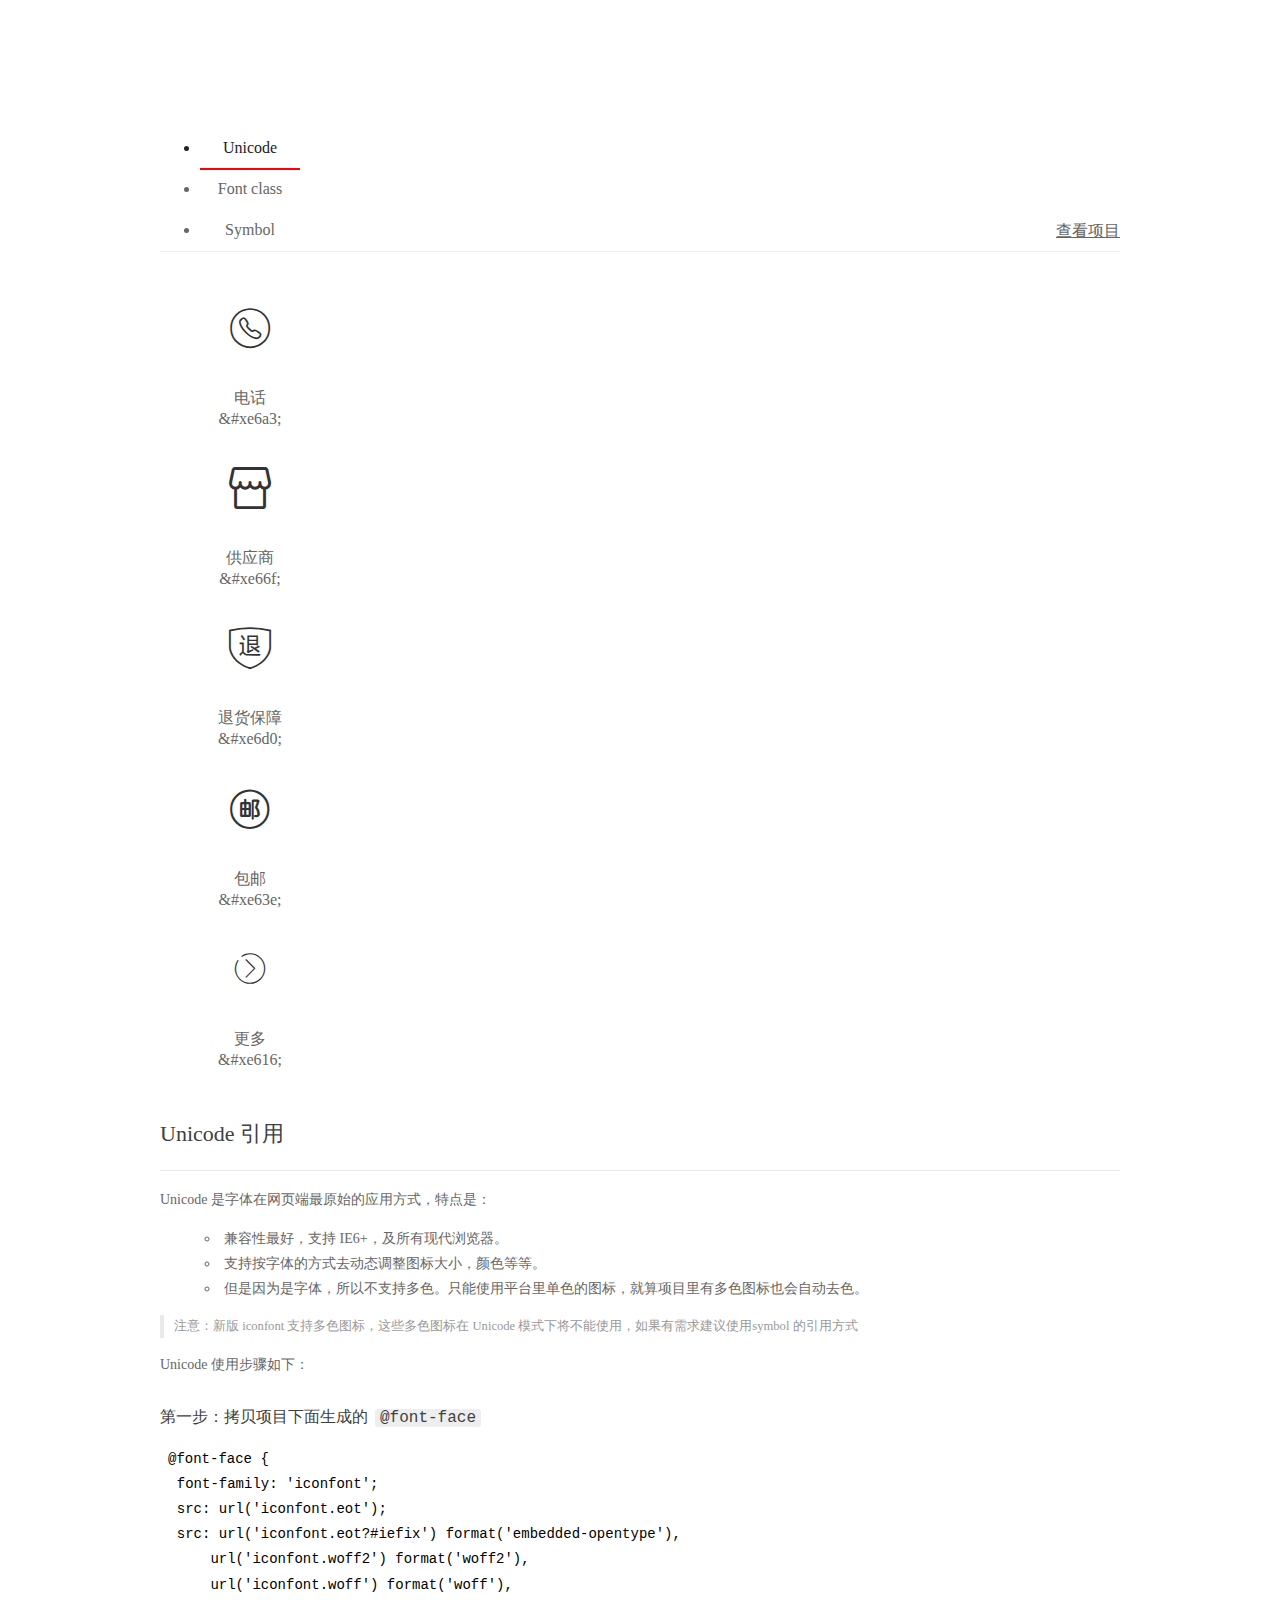
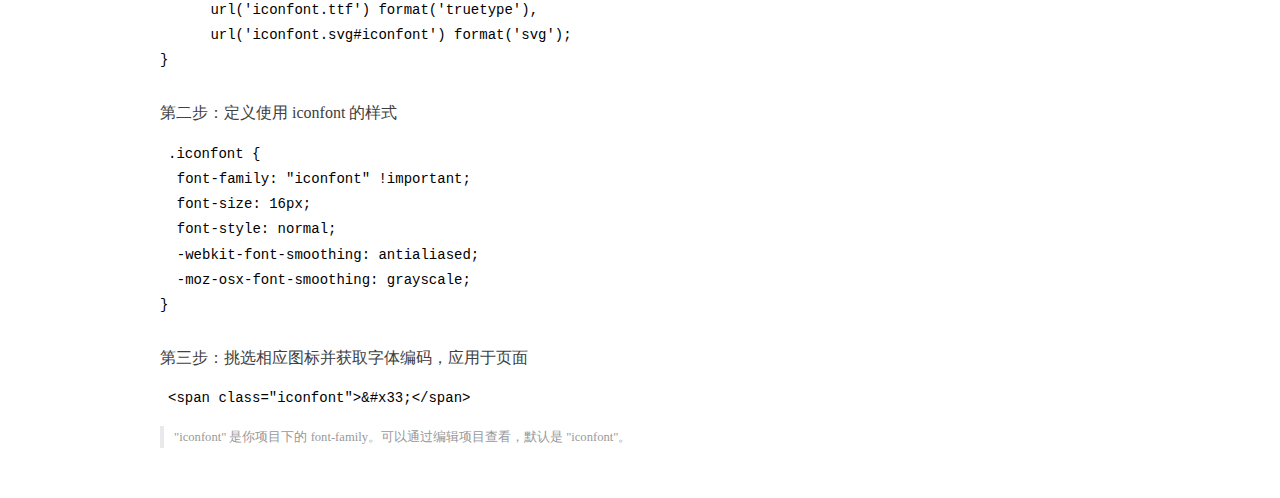
<file: web-mall/font/demo_index.html>
<!DOCTYPE html>
<html>
<head>
  <meta charset="utf-8"/>
  <title>IconFont Demo</title>
  <link rel="shortcut icon" href="https://gtms04.alicdn.com/tps/i4/TB1_oz6GVXXXXaFXpXXJDFnIXXX-64-64.ico" type="image/x-icon"/>
  <link rel="stylesheet" href="https://g.alicdn.com/thx/cube/1.3.2/cube.min.css">
  <link rel="stylesheet" href="demo.css">
  <link rel="stylesheet" href="iconfont.css">
  <script src="iconfont.js"></script>
  <!-- jQuery -->
  <script src="https://a1.alicdn.com/oss/uploads/2018/12/26/7bfddb60-08e8-11e9-9b04-53e73bb6408b.js"></script>
  <!-- 代码高亮 -->
  <script src="https://a1.alicdn.com/oss/uploads/2018/12/26/a3f714d0-08e6-11e9-8a15-ebf944d7534c.js"></script>
</head>
<body>
  <div class="main">
    <h1 class="logo"><a href="https://www.iconfont.cn/" title="iconfont 首页" target="_blank">&#xe86b;</a></h1>
    <div class="nav-tabs">
      <ul id="tabs" class="dib-box">
        <li class="dib active"><span>Unicode</span></li>
        <li class="dib"><span>Font class</span></li>
        <li class="dib"><span>Symbol</span></li>
      </ul>
      
      <a href="https://www.iconfont.cn/manage/index?manage_type=myprojects&projectId=1715021" target="_blank" class="nav-more">查看项目</a>
      
    </div>
    <div class="tab-container">
      <div class="content unicode" style="display: block;">
          <ul class="icon_lists dib-box">
          
            <li class="dib">
              <span class="icon iconfont">&#xe6a3;</span>
                <div class="name">电话</div>
                <div class="code-name">&amp;#xe6a3;</div>
              </li>
          
            <li class="dib">
              <span class="icon iconfont">&#xe66f;</span>
                <div class="name">供应商</div>
                <div class="code-name">&amp;#xe66f;</div>
              </li>
          
            <li class="dib">
              <span class="icon iconfont">&#xe6d0;</span>
                <div class="name">退货保障</div>
                <div class="code-name">&amp;#xe6d0;</div>
              </li>
          
            <li class="dib">
              <span class="icon iconfont">&#xe63e;</span>
                <div class="name">包邮</div>
                <div class="code-name">&amp;#xe63e;</div>
              </li>
          
            <li class="dib">
              <span class="icon iconfont">&#xe616;</span>
                <div class="name">更多</div>
                <div class="code-name">&amp;#xe616;</div>
              </li>
          
          </ul>
          <div class="article markdown">
          <h2 id="unicode-">Unicode 引用</h2>
          <hr>

          <p>Unicode 是字体在网页端最原始的应用方式，特点是：</p>
          <ul>
            <li>兼容性最好，支持 IE6+，及所有现代浏览器。</li>
            <li>支持按字体的方式去动态调整图标大小，颜色等等。</li>
            <li>但是因为是字体，所以不支持多色。只能使用平台里单色的图标，就算项目里有多色图标也会自动去色。</li>
          </ul>
          <blockquote>
            <p>注意：新版 iconfont 支持多色图标，这些多色图标在 Unicode 模式下将不能使用，如果有需求建议使用symbol 的引用方式</p>
          </blockquote>
          <p>Unicode 使用步骤如下：</p>
          <h3 id="-font-face">第一步：拷贝项目下面生成的 <code>@font-face</code></h3>
<pre><code class="language-css"
>@font-face {
  font-family: 'iconfont';
  src: url('iconfont.eot');
  src: url('iconfont.eot?#iefix') format('embedded-opentype'),
      url('iconfont.woff2') format('woff2'),
      url('iconfont.woff') format('woff'),
      url('iconfont.ttf') format('truetype'),
      url('iconfont.svg#iconfont') format('svg');
}
</code></pre>
          <h3 id="-iconfont-">第二步：定义使用 iconfont 的样式</h3>
<pre><code class="language-css"
>.iconfont {
  font-family: "iconfont" !important;
  font-size: 16px;
  font-style: normal;
  -webkit-font-smoothing: antialiased;
  -moz-osx-font-smoothing: grayscale;
}
</code></pre>
          <h3 id="-">第三步：挑选相应图标并获取字体编码，应用于页面</h3>
<pre>
<code class="language-html"
>&lt;span class="iconfont"&gt;&amp;#x33;&lt;/span&gt;
</code></pre>
          <blockquote>
            <p>"iconfont" 是你项目下的 font-family。可以通过编辑项目查看，默认是 "iconfont"。</p>
          </blockquote>
          </div>
      </div>
      <div class="content font-class">
        <ul class="icon_lists dib-box">
          
          <li class="dib">
            <span class="icon iconfont icon-dianhua"></span>
            <div class="name">
              电话
            </div>
            <div class="code-name">.icon-dianhua
            </div>
          </li>
          
          <li class="dib">
            <span class="icon iconfont icon-gongyingshang"></span>
            <div class="name">
              供应商
            </div>
            <div class="code-name">.icon-gongyingshang
            </div>
          </li>
          
          <li class="dib">
            <span class="icon iconfont icon-tuihuobaozhang"></span>
            <div class="name">
              退货保障
            </div>
            <div class="code-name">.icon-tuihuobaozhang
            </div>
          </li>
          
          <li class="dib">
            <span class="icon iconfont icon-baoyou"></span>
            <div class="name">
              包邮
            </div>
            <div class="code-name">.icon-baoyou
            </div>
          </li>
          
          <li class="dib">
            <span class="icon iconfont icon-gengduo"></span>
            <div class="name">
              更多
            </div>
            <div class="code-name">.icon-gengduo
            </div>
          </li>
          
        </ul>
        <div class="article markdown">
        <h2 id="font-class-">font-class 引用</h2>
        <hr>

        <p>font-class 是 Unicode 使用方式的一种变种，主要是解决 Unicode 书写不直观，语意不明确的问题。</p>
        <p>与 Unicode 使用方式相比，具有如下特点：</p>
        <ul>
          <li>兼容性良好，支持 IE8+，及所有现代浏览器。</li>
          <li>相比于 Unicode 语意明确，书写更直观。可以很容易分辨这个 icon 是什么。</li>
          <li>因为使用 class 来定义图标，所以当要替换图标时，只需要修改 class 里面的 Unicode 引用。</li>
          <li>不过因为本质上还是使用的字体，所以多色图标还是不支持的。</li>
        </ul>
        <p>使用步骤如下：</p>
        <h3 id="-fontclass-">第一步：引入项目下面生成的 fontclass 代码：</h3>
<pre><code class="language-html">&lt;link rel="stylesheet" href="./iconfont.css"&gt;
</code></pre>
        <h3 id="-">第二步：挑选相应图标并获取类名，应用于页面：</h3>
<pre><code class="language-html">&lt;span class="iconfont icon-xxx"&gt;&lt;/span&gt;
</code></pre>
        <blockquote>
          <p>"
            iconfont" 是你项目下的 font-family。可以通过编辑项目查看，默认是 "iconfont"。</p>
        </blockquote>
      </div>
      </div>
      <div class="content symbol">
          <ul class="icon_lists dib-box">
          
            <li class="dib">
                <svg class="icon svg-icon" aria-hidden="true">
                  <use xlink:href="#icon-dianhua"></use>
                </svg>
                <div class="name">电话</div>
                <div class="code-name">#icon-dianhua</div>
            </li>
          
            <li class="dib">
                <svg class="icon svg-icon" aria-hidden="true">
                  <use xlink:href="#icon-gongyingshang"></use>
                </svg>
                <div class="name">供应商</div>
                <div class="code-name">#icon-gongyingshang</div>
            </li>
          
            <li class="dib">
                <svg class="icon svg-icon" aria-hidden="true">
                  <use xlink:href="#icon-tuihuobaozhang"></use>
                </svg>
                <div class="name">退货保障</div>
                <div class="code-name">#icon-tuihuobaozhang</div>
            </li>
          
            <li class="dib">
                <svg class="icon svg-icon" aria-hidden="true">
                  <use xlink:href="#icon-baoyou"></use>
                </svg>
                <div class="name">包邮</div>
                <div class="code-name">#icon-baoyou</div>
            </li>
          
            <li class="dib">
                <svg class="icon svg-icon" aria-hidden="true">
                  <use xlink:href="#icon-gengduo"></use>
                </svg>
                <div class="name">更多</div>
                <div class="code-name">#icon-gengduo</div>
            </li>
          
          </ul>
          <div class="article markdown">
          <h2 id="symbol-">Symbol 引用</h2>
          <hr>

          <p>这是一种全新的使用方式，应该说这才是未来的主流，也是平台目前推荐的用法。相关介绍可以参考这篇<a href="">文章</a>
            这种用法其实是做了一个 SVG 的集合，与另外两种相比具有如下特点：</p>
          <ul>
            <li>支持多色图标了，不再受单色限制。</li>
            <li>通过一些技巧，支持像字体那样，通过 <code>font-size</code>, <code>color</code> 来调整样式。</li>
            <li>兼容性较差，支持 IE9+，及现代浏览器。</li>
            <li>浏览器渲染 SVG 的性能一般，还不如 png。</li>
          </ul>
          <p>使用步骤如下：</p>
          <h3 id="-symbol-">第一步：引入项目下面生成的 symbol 代码：</h3>
<pre><code class="language-html">&lt;script src="./iconfont.js"&gt;&lt;/script&gt;
</code></pre>
          <h3 id="-css-">第二步：加入通用 CSS 代码（引入一次就行）：</h3>
<pre><code class="language-html">&lt;style&gt;
.icon {
  width: 1em;
  height: 1em;
  vertical-align: -0.15em;
  fill: currentColor;
  overflow: hidden;
}
&lt;/style&gt;
</code></pre>
          <h3 id="-">第三步：挑选相应图标并获取类名，应用于页面：</h3>
<pre><code class="language-html">&lt;svg class="icon" aria-hidden="true"&gt;
  &lt;use xlink:href="#icon-xxx"&gt;&lt;/use&gt;
&lt;/svg&gt;
</code></pre>
          </div>
      </div>

    </div>
  </div>
  <script>
  $(document).ready(function () {
      $('.tab-container .content:first').show()

      $('#tabs li').click(function (e) {
        var tabContent = $('.tab-container .content')
        var index = $(this).index()

        if ($(this).hasClass('active')) {
          return
        } else {
          $('#tabs li').removeClass('active')
          $(this).addClass('active')

          tabContent.hide().eq(index).fadeIn()
        }
      })
    })
  </script>
</body>
</html>
</file>
<file: css/base.css>
﻿/*清除元素默认的内外边距  */
* {
  margin: 0;
  padding: 0;
}
/*让所有斜体 不倾斜*/
em,
i {
  font-style: normal;
}
/*去掉列表前面的小点*/
li {
  list-style: none;
}
/*图片没有边框   去掉图片底侧的空白缝隙*/
img {
  border: 0; /*ie6*/
  vertical-align: middle;
}
/*让button 按钮 变成小手*/
button {
  cursor: pointer;
}
/*取消链接的下划线*/
a {
  color: #404040;
  text-decoration: none;
}

a:hover {
  color: #e33333;
}

button,
input {
  font-family: "Microsoft YaHei", "Heiti SC", tahoma, arial, "Hiragino Sans GB",
    \\5b8b\4f53, sans-serif;
  /*取消轮廓线 蓝色的*/
  outline: none;
}

body {
  background-color: #fff;
  font: 12px/1.5 "Microsoft YaHei", "Heiti SC", tahoma, arial,
    "Hiragino Sans GB", \\5b8b\4f53, sans-serif;
  color: #666;
}

.hide,
.none {
  display: none;
}
/*清除浮动*/
.clearfix:after {
  visibility: hidden;
  clear: both;
  display: block;
  content: ".";
  height: 0;
}

.clearfix {
  *zoom: 1;
}
</file>
<file: css/common.css>
/* 公共样式 */
* {
  margin: 0;
  padding: 0;
}
.fl {
  float: left;
}
.fr {
  float: right;
}
/* 版心 */
.w {
  width: 1200px;
  margin: 0 auto;
}
.style-color {
  color: #f40;
  z-index: 9;
}

/* 顶部快捷导航 */
.shortcut {
  height: 31px;
  line-height: 31px;
  background-color: #f8f8f8;
}

.shortcut li {
  float: left;
  /* width: 70px; */
}
.shortcut li img {
  height: 31px;
  width: auto;
}
.shortcut .fr li {
  /* width: 70px; */
  height: 100%;
  text-align: center;
  margin-left: 10px;
  /* background-color: #f40; */
}
.shortcut .fr li:hover {
  color: #f40;
  /* color: #fff; */
  z-index: 22222;
}
.shortcut .fr li:hover a {
  color: #f40;
}
.spacer {
  width: 1px;
  height: 12px;
  background-color: #666;
  margin: 9px 12px 0;
}
.shortcut ul li {
  margin: 0 8px;
}
.short ul li a.active {
  color: #f40;
}

/* header区域 */
.header {
  position: relative;
  height: 100px;
}
.logo {
  position: absolute;
  top: 21px;
  left: 0;
  width: 175px;
  height: 56px;
}
.logo a {
  display: block;
  width: 175px;
  height: 56px;
  font-size: 0;
}
.logo img {
  width: 150px;
}
.search {
  position: absolute;
  top: 36px;
  left: 348px;
}
.search .product {
  position: absolute;
  top: 2px;
  left: 2px;
  height: 41px;
  width: 100px;
  background-color: #f2f2f2;
  border-right: 1px solid #f8f8f8;
  text-align: center;
  line-height: 41px;
  font-size: 16px;
  z-index: 9999;
}
.search ul li {
  width: 100%;
  height: 100%;
  padding-left: 8px;
  text-align: left;
  border-bottom: 1px solid #f8f8f8;
  display: none;
  background-color: #fff;
  box-sizing: border-box;
}
.search .product:hover {
  cursor: pointer;
}
.search .product:hover li {
  display: block;
  z-index: 9999;
}
.fa-angle-up {
  display: none;
}
.search button {
  width: 60px;
  height: 45px;
  border: none;
  background-color: #f40;
  position: absolute;
  top: 0px;
  left: 445px;
}
.fa-search {
  color: #fff;
  font-size: 20px;
}
.text {
  width: 445px;
  height: 45px;
  border: 2px solid #f40;
  padding-left: 10px;
  color: #ccc;
  box-sizing: border-box;
  font-size: 18px;
  padding-left: 106px;
}
.header .service {
  position: absolute;
  top: 36px;
  right: 0;
  width: 214px;
  height: 60px;
  background-image: linear-gradient(#f1f1f1, #f8f8f8);
  border-radius: 5%;
}

.header .service .telephone {
  position: absolute;
  width: 40px;
  height: 40px;
  right: 72px;
  top: 5px;
}
.header .service div {
  position: absolute;
  right: 80px;
  font-size: 16px;
  top: 5px;
}
.icon-mingxing {
  float: right;
  widows: 100px;
  z-index: 99999;
  margin-top: -18px;
  /* height: 100px; */
}
.service .title {
  position: absolute;
  right: 10px;
  top: 100px;
}
.header-nav {
  height: 30px;
  line-height: 30px;
  font-size: 16px;
  background: #2dbb55;
}
.header-nav-mod {
  display: flex;
  flex: 1;
  justify-content: space-between;
}
/* .header-nav-mod li {
  border-right: 1px solid #0f4e22;
} */
.header-nav-mod li a {
  padding: 0 11px;
  color: #fff;
}
.header-nav-mod span {
  width: 1px;
  height: 20px;
  margin-top: 5px;
  background-color: #109937;
  box-sizing: border-box;
}

/*footer 部分*/
.footer {
  height: 386px;
  background-color: #f5f5f5;
  padding-top: 30px;
}
.mod_service {
  height: 79px;
  border-bottom: 1px solid #ccc;
}

.mod_service li {
  float: left;
  width: 240px;
  height: 79px;
}
.mod-service-icon {
  /*浮动的盒子 可以直接给大小的 不需要转换*/
  float: left;
  width: 50px;
  height: 50px;
  margin-left: 35px;
  background: url(../img/太阳.png) no-repeat;
  background-size: 50px 50px;
}

.mod_service_tit {
  float: left;
  margin-left: 5px;
}
.mod_service_tit h5 {
  margin: 5px 0;
}
.mod_service_kuai {
  background: url(../img/价格.png) no-repeat;
  background-size: 50px 50px;
}
.mod_service_baoo {
  background: url(../img/服务.png) no-repeat;
  background-size: 50px 50px;
  z-index: 22222;
}
.mod_help {
  height: 187px;
  border-bottom: 1px solid #ccc;
}
.mod_help_item {
  float: left;
  width: 150px;
  padding: 20px 0 0 50px;
}
.mod_help_item dt {
  height: 25px;
  font-size: 16px;
}
.mod_help_item dd {
  height: 22px;
}
.mod_help_app dt,
.mod_help_app p {
  padding-left: 15px;
}
.mod_help_app img {
  margin: 7px 0;
}
.mod_copyright {
  text-align: center;
}
.mod_copyright_links {
  margin: 20px 0 15px 0;
}
.mod_copyright_info {
  line-height: 18px;
}

.shopping-car {
  position: absolute;
  right: 0px;
  top: 27px;
  width: 138px;
  height: 45px;
  background-color: #f7f7f7;
  border: 2px solid #dfdfdf;
  line-height: 45px;
  box-sizing: border-box;
  font-size: 16px;
  display: flex;
  align-items: center;
}
.shopping-car .ci-left {
  font-family: "icomoon";
  color: #c81623;
  margin-left: 18px;
  font-size: 14px;
}
.shopping-car .ci-right {
  position: absolute;
  right: 10px;
}
.shopping-car a {
  position: absolute;
  left: 42px;
}
.shopping-car i.fa {
  margin-left: 5px;
  font-size: 19px;
}
.ci-ciount {
  position: absolute;
  top: 2px;
  left: 18px;
  width: 14px;
  height: 14px;
  background-color: #f40;
  border-radius: 7px 7px 7px 0;
  color: #fff;
  text-align: center;
  line-height: 14px;
  padding: 0 3px;
  font-size: 12px;
}
</file>
<file: web-mall/font/iconfont.css>
@font-face {font-family: "iconfont";
  src: url('iconfont.eot?t=1585207592474'); /* IE9 */
  src: url('iconfont.eot?t=1585207592474#iefix') format('embedded-opentype'), /* IE6-IE8 */
  url('[data-uri]') format('woff2'),
  url('iconfont.woff?t=1585207592474') format('woff'),
  url('iconfont.ttf?t=1585207592474') format('truetype'), /* chrome, firefox, opera, Safari, Android, iOS 4.2+ */
  url('iconfont.svg?t=1585207592474#iconfont') format('svg'); /* iOS 4.1- */
}

.iconfont {
  font-family: "iconfont" !important;
  font-size: 16px;
  font-style: normal;
  -webkit-font-smoothing: antialiased;
  -moz-osx-font-smoothing: grayscale;
}

.icon-dianhua:before {
  content: "\e6a3";
}

.icon-gongyingshang:before {
  content: "\e66f";
}

.icon-tuihuobaozhang:before {
  content: "\e6d0";
}

.icon-baoyou:before {
  content: "\e63e";
}

.icon-gengduo:before {
  content: "\e616";
}
</file>
<file: web-mall/css/mark-mall.css>
* {
  margin: 0;
  padding: 0;
}
h2 {
  margin: 0;
  padding: 0;
}
.w {
  width: 1200px;
}
.mark-input {
  padding-left: 5px;
}
.mark-search {
  right: 210px;
  position: absolute;
  top: 27px;
}
.btn {
  width: 60px;
  height: 45px;
  border: none;
  background-color: #f40;
  position: absolute;
  top: 0px;
  right: 0px;
}
.mark-slogan {
  position: absolute;
  top: 30px;
  font-size: 20px;
  left: 170px;
}

.shopping-car {
  position: absolute;
  right: 0px;
  top: 27px;
  width: 138px;
  height: 45px;
  background-color: #f7f7f7;
  border: 2px solid #dfdfdf;
  line-height: 45px;
  box-sizing: border-box;
  font-size: 16px;
  display: flex;
  align-items: center;
}
.shopping-car .ci-left {
  font-family: "icomoon";
  color: #c81623;
  margin-left: 18px;
  font-size: 14px;
}
.shopping-car .ci-right {
  position: absolute;
  right: 10px;
}
.shopping-car a {
  position: absolute;
  left: 42px;
}
.shopping-car i.fa {
  margin-left: 5px;
  font-size: 19px;
}
.ci-ciount {
  position: absolute;
  top: 2px;
  left: 18px;
  width: 14px;
  height: 14px;
  background-color: #f40;
  border-radius: 7px 7px 7px 0;
  color: #fff;
  text-align: center;
  line-height: 14px;
  padding: 0 3px;
  font-size: 12px;
}

/* 导航 */
.retail-category-nav {
  font-size: 18px;
  margin-top: 10px;
  margin-bottom: 20px;
  height: 40px;
}
.retail-category-contant {
  display: flex;
  flex: 1;
  justify-content: space-between;
}

.retail-channel-up {
  background: #fff;
}
.retail-channel-inner {
  margin: 0 auto;
}
.banner-top {
  height: 460px;
}
.hot-recommend {
  margin: 20px 0 0;
  display: flex;
  flex: 1;
  justify-content: space-between;
}
.hot-recommend a img {
  width: 384px;
}
.retail-channel-up {
  background: #fff;
  padding-bottom: 60px;
}
.category-floor-head {
  padding: 60px 0 30px;
}
.category-floor-head h2 {
  font-size: 32px;
  color: #333;
  line-height: 36px;
  font-weight: normal;
}
.category-floor-content {
  display: flex;
  justify-content: space-between;
  flex: 1;
}
.category-floor-content a {
  background: #f4f4f4;
}
.category-floor-content a {
  width: 283px;
  height: 400px;
  /* background: pink; */
  padding: 50px 40px;
  box-sizing: border-box;
  position: relative;
  transition: all 0.25s linear;
}
.category-floor-content a:hover {
  transform: translateY(-10px);
  transition: all 0.25s linear;
}
.retail-channel-up .category-floor-content a::before {
  content: "";
  position: absolute;
  top: 0;
  left: 0;
  width: 100%;
  height: 5px;
}
.retail-channel-up .category-floor-content a:first-child:before {
  background: #ffc24a;
}
.retail-channel-up .category-floor-content a:nth-child(2):before {
  background: #66bbf6;
}
.retail-channel-up .category-floor-content a:nth-child(3):before {
  background: #72e13a;
}
.retail-channel-inner .category-floor-content a:nth-child(4):before {
  background: #fc6daf;
}

.category-floor-content a .title {
  font-size: 18px;
  color: #333;
  line-height: 24px;
  height: 24px;
  padding: 20px 0 10px;
  overflow: hidden;
  white-space: nowrap;
  text-overflow: ellipsis;
  text-align: center;
}
.pic-ctn {
  margin-bottom: 26px;
}
.pic-ctn img {
  width: 203px;
  height: 152px;
}
.price-ctn .price {
  /* display: none; */
  padding: 20px 0;
  font-size: 20px;
  color: #f60;
  text-align: center;
  transition: all 0.25s linear;
}

.price-ctn {
  height: 38px;
  line-height: 38px;
  text-align: center;
}
.price-ctn .price-btn {
  display: none;
  background: #f60;
  border-radius: 38px;
  width: 144px;
  height: 38px;
  color: #fff;
  font-size: 16px;
  text-align: center;
  margin: 0 auto;
  transition: all 0.25s linear;
}
.category-floor-content a:hover .price {
  display: none;
  transition: all 0.25s linear;
}
.category-floor-content a:hover .price-btn {
  display: block;
  transition: all 0.25s linear;
}

.retail-channel-bottom {
  background: #f2f2f2;
  padding-bottom: 80px;
}
.category-floor-product a {
  background: #fff;
}
.retail-channel-bottom .category-floor-head {
  height: 36px;
}
.retail-channel-bottom .category-floor-head h2 {
  float: left;
}
.retail-channel-bottom .category-floor-head .links {
  float: right;
}
.retail-channel-bottom .category-floor-head .links a {
  font-size: 18px;
  margin: 0 0 0 20px;
}

.sub-title {
  font-size: 14px;
  color: #666;
  line-height: 24px;
  height: 24px;
  margin-bottom: 18px;
  overflow: hidden;
  white-space: nowrap;
  text-overflow: ellipsis;
  text-align: center;
}
.footer-bottom {
  height: 169px;
  background: #404040;
}
.footer-bottom h5 {
  font-weight: normal;
  text-align: center;
}
.fonter-mod {
  display: flex;
  width: 100%;
  flex: 1;
  justify-content: space-between;
  font-size: 18px;
  color: #ccc;
  border-bottom: 1px solid #999;
  margin-bottom: 15px;
}
.fonter-mod li {
  padding: 20px 50px 25px;
}
.fonter-mod li i {
  font-size: 40px;
  vertical-align: middle;
  margin-right: 5px;
}

/* index.css */
/* bannner 轮播图部分 */

.main {
  width: 100%;
  height: 460px;
  overflow: hidden;
  position: relative;
}
.banner-slide {
  width: 100%;
  height: 460px;
  float: left;
  display: none;
  /* background-image: center center; */
}
.slide-active {
  display: block;
}
.slide1 {
  background: url(../img/Cii-slp6uHmIcgwRAAMEkOICYicAADMrgEI1QoAAwSo216.png)
    center center no-repeat;
}
.slide2 {
  background: url(../img/Cii-tFxJIdyIWQzoAAdguEsYvq4AATdGQC7VeIAB2DQ28.jpeg)
    center center no-repeat;
}
.slide3 {
  background: url(../img/Cii-VV0lW12IPEanAAdy_yUA-uIAAHzBwJnPPYAB3MX86.jpeg)
    bottom center no-repeat;
}

.main .button {
  position: absolute;
  display: block;
  width: 40px;
  height: 80px;
  /* background-color:red; */
  background: rgba(0, 0, 0, 0.3);
  top: 50%;
  left: 0;
  margin-top: -20px;
}
.main .button > i {
  color: #fff;
  text-align: center;
  transform: rotate(90deg);
  line-height: 80px;
}
.main .next {
  right: 0;
  left: auto;
}
.main .button > .right {
  transform: rotate(-90deg);
  position: absolute;
  right: 0px;
}
.dots {
  position: absolute;
  bottom: 18px;
  left: 50%;
  margin-left: -26px;
}
.dots span {
  display: inline-block;
  width: 12px;
  height: 12px;
  border-radius: 50%;
  background-color: rgba(7, 17, 27, 0.4);
  margin-left: 8px;
  box-shadow: 0 0 0 2px rgba(255, 255, 255, 0.8) inset;
  cursor: pointer;
}
.dots span.active {
  background-color: #fff;
  box-shadow: 0 0 0 2px rgba(7, 17, 27, 0.4) inset;
}
</file>
<file: web-mall/css/mall-detail.css>
.p-head {
  margin-bottom: 20px;
  padding: 20px 0 14px 28px;
  border: 1px solid #ddd;
  background: #fff;
  overflow: hidden;
}
.p-title h1 {
  font-weight: normal;
  color: #333;
}
.p-detail .tag {
  margin-right: 10px;
  height: 16px;
  background: #5eb930;
  color: #fff;
  padding: 0 2px;
}
.p-detail .id {
  color: #f40;
}
.p-detail .vendor {
  color: #999;
}
.head-body .head-left {
  width: 500px;
}
.head-right {
  width: 660px;
  padding: 10px 0 0 0;
}
.p-bg {
  padding: 10px 0 0 0;
  width: 100%;
  height: 150px;
  background: url(../img/resource-price-bg.jpg) no-repeat center center;
}
.p-pic img {
  width: 500px;
}
.p-spic ul li {
  float: left;
}
.active {
  border: 2px solid #ccc;
}
.p-spic ul li img {
  width: 100px;
}

.crumb_wrap {
  margin: 15px 0 5px 0;
}

.preview_img {
  position: relative;
  width: 400px;
  height: 400px;
  border: 1px solid #ededed;
  /* overflow: hidden; */
}

.mask {
  display: none;
  /* 鼠标经过的时候才显示 */
  width: 300px;
  height: 300px;
  background-color: #fede4f;
  border: 1px solid #ccc;
  opacity: 0.5;
  position: absolute;
  top: 0;
  left: 0;
  cursor: move;
}

.big {
  display: none;
  /* 鼠标经过的时候才显示 */
  position: absolute;
  /*不占位置 */
  top: 0;
  z-index: 999;
  left: 410px;
  width: 500px;
  height: 500px;
  background-color: pink;
  border: 1px solid #ccc;
  overflow: hidden;
}

.big img {
  position: absolute;
  top: 0;
  left: 0;
}

.preview_list {
  height: 60px;
  margin-top: 60px;
  position: relative;
}

.arrow_next {
  right: 0;
  top: 11px;
  position: absolute;
}

.arrow_prev {
  left: 0;
  top: 11px;
  position: absolute;
}

.list_item {
  width: 320px;
  height: 60px;
  margin: 0 auto;
}

.list_item li {
  float: left;
  width: 58px;
  height: 58px;
  margin: 0 2px;
  border: 1px solid transparent;
}

.list_item .current {
  border: 1px solid #c81623;
}

.itemInfo_wrap {
  width: 719px;
}

.sku_name {
  font-size: 16px;
  height: 33px;
}

.news {
  font-size: 12px;
  height: 33px;
  color: #e12228;
}

.summary {
  padding-left: 9px;
}

.summary dl {
  overflow: hidden;
}

.summary_price {
  padding: 10px 0;
}

.summary dt,
dd {
  float: left;
}

.summary dt {
  font-size: 12px;
  width: 60px;
  padding-left: 10px;
  line-height: 31px;
}

.summary_price .prace {
  font-size: 24px;
  line-height: 31px;
  color: #e12228;
}

.summary_price a {
  color: #e12228;
  font-size: 12px;
  line-height: 31px;
}

.summary_price span {
  float: right;
  font-size: 12px;
  line-height: 28px;
  padding-right: 20px;
}

.summary_price span i {
  color: #1474af;
}

.summary_price span .jiagou {
  display: inline-block;
  background-color: #e12228;
  width: 40px;
  height: 22px;
  color: #fff;
  line-height: 22px;
  text-align: center;
}

.summary_support dd {
  line-height: 31px;
}

.choose {
  margin: 5px 0;
}

.choose a {
  display: inline-block;
  width: 80px;
  height: 41px;
  border: 1px solid #ededed;
  text-align: center;
  font-size: 12px;
  line-height: 41px;
}

.choose_amount {
  float: left;
  width: 39px;
  height: 44px;
  border: 1px solid #ededed;
  line-height: 44px;
  position: relative;
  font-size: 18px;
  padding-left: 10px;
}

.addcar {
  float: left;
  display: inline-block;
  width: 142px;
  height: 46px;
  background-color: #e12228;
  color: #fff;
  line-height: 46px;
  text-align: center;
  margin-left: 10px;
  font-size: 18px;
}

.add,
.reduce {
  width: 15px;
  height: 22px;
  border: 1px solid #ededed;
  border-top: none;
  border-right: none;
  line-height: 22px;
  text-align: center;
}

.add {
  position: absolute;
  top: 0;
  right: 0;
}

.reduce {
  position: absolute;
  bottom: 0;
  right: 0;
  cursor: not-allowed;
}

.product_detail {
  margin-top: 30px;
}

.product_detail .aside {
  width: 207px;
  border: 1px solid #dddddd;
  /* height: 2384px; */
}

.tab_list {
  overflow: hidden;
}

.tab_list li {
  float: left;
  height: 33px;
  width: 103px;
  background-color: #f1f1f1;
  border: 1px solid #dddddd;
  border-top: none;
  border-right: none;
  font-size: 12px;
  line-height: 33px;
  text-align: center;
}

/* 当鼠标点击相关分类时 */

.tab_list .current {
  float: left;
  border: none;
  color: #c81623;
  background-color: #fff;
}

.product_detail .detail {
  width: 978px;
  /* height: 2384px; */
  border: 1px solid #ededed;
}

.product_detail .tab_con {
  width: 183px;
  padding: 0 10px;
  /* height: 220px; */
  /* background-color: blue; */
}

.tab_con ul {
  width: 185px;
}

.tab_con li {
  float: left;
  width: 92px;
  height: 27px;
  border-bottom: 1px dashed #ededed;
  font-size: 12px;
  line-height: 27px;
}

.tab_con .jianjie {
  display: block;
  font-size: 14px;
  height: 34px;
  line-height: 34px;
}

.tab_con div {
  height: 30px;
  width: 185px;
  float: left;
  border-bottom: 1px solid #ededed;
  margin: 10px 0;
}

.tab_pic {
  width: 183px;
  padding: 0 10px;
  overflow: hidden;
}

.tab_pic li {
  border-bottom: 1px solid #ccc;
}

.title {
  /* 超出的文字省略号显示 */
  white-space: nowrap;
  overflow: hidden;
  text-overflow: ellipsis;
  font-weight: 400;
}

.aside_price {
  font-weight: 700;
  line-height: 30px;
}

.as_addcar {
  display: block;
  width: 87px;
  height: 26px;
  border: 1px solid #ccc;
  line-height: 26px;
  text-align: center;
  margin: 10px auto;
  background-color: #f7f7f7;
}

.detail_nav {
  height: 39px;
  background-color: #f1f1f1;
  border: 1px solid #dddddd;
}

.detail_nav li {
  float: left;
  width: 87px;
  height: 39px;
  text-align: center;
  line-height: 39px;
}

.current {
  background-color: #c81623;
  color: #fff;
}

.item {
  padding: 10px 0 0 15px;
}
.item_info {
  width: 900px;
}
.item_info li {
  display: inline-block;
  line-height: 22px;
  width: 296px;
}

p a {
  float: right;
  font-weight: 700;
  font-family: "icomoon";
}
</file>
<file: web-mall/font/demo.css>
/* Logo 字体 */
@font-face {
  font-family: "iconfont logo";
  src: url('https://at.alicdn.com/t/font_985780_km7mi63cihi.eot?t=1545807318834');
  src: url('https://at.alicdn.com/t/font_985780_km7mi63cihi.eot?t=1545807318834#iefix') format('embedded-opentype'),
    url('https://at.alicdn.com/t/font_985780_km7mi63cihi.woff?t=1545807318834') format('woff'),
    url('https://at.alicdn.com/t/font_985780_km7mi63cihi.ttf?t=1545807318834') format('truetype'),
    url('https://at.alicdn.com/t/font_985780_km7mi63cihi.svg?t=1545807318834#iconfont') format('svg');
}

.logo {
  font-family: "iconfont logo";
  font-size: 160px;
  font-style: normal;
  -webkit-font-smoothing: antialiased;
  -moz-osx-font-smoothing: grayscale;
}

/* tabs */
.nav-tabs {
  position: relative;
}

.nav-tabs .nav-more {
  position: absolute;
  right: 0;
  bottom: 0;
  height: 42px;
  line-height: 42px;
  color: #666;
}

#tabs {
  border-bottom: 1px solid #eee;
}

#tabs li {
  cursor: pointer;
  width: 100px;
  height: 40px;
  line-height: 40px;
  text-align: center;
  font-size: 16px;
  border-bottom: 2px solid transparent;
  position: relative;
  z-index: 1;
  margin-bottom: -1px;
  color: #666;
}


#tabs .active {
  border-bottom-color: #f00;
  color: #222;
}

.tab-container .content {
  display: none;
}

/* 页面布局 */
.main {
  padding: 30px 100px;
  width: 960px;
  margin: 0 auto;
}

.main .logo {
  color: #333;
  text-align: left;
  margin-bottom: 30px;
  line-height: 1;
  height: 110px;
  margin-top: -50px;
  overflow: hidden;
  *zoom: 1;
}

.main .logo a {
  font-size: 160px;
  color: #333;
}

.helps {
  margin-top: 40px;
}

.helps pre {
  padding: 20px;
  margin: 10px 0;
  border: solid 1px #e7e1cd;
  background-color: #fffdef;
  overflow: auto;
}

.icon_lists {
  width: 100% !important;
  overflow: hidden;
  *zoom: 1;
}

.icon_lists li {
  width: 100px;
  margin-bottom: 10px;
  margin-right: 20px;
  text-align: center;
  list-style: none !important;
  cursor: default;
}

.icon_lists li .code-name {
  line-height: 1.2;
}

.icon_lists .icon {
  display: block;
  height: 100px;
  line-height: 100px;
  font-size: 42px;
  margin: 10px auto;
  color: #333;
  -webkit-transition: font-size 0.25s linear, width 0.25s linear;
  -moz-transition: font-size 0.25s linear, width 0.25s linear;
  transition: font-size 0.25s linear, width 0.25s linear;
}

.icon_lists .icon:hover {
  font-size: 100px;
}

.icon_lists .svg-icon {
  /* 通过设置 font-size 来改变图标大小 */
  width: 1em;
  /* 图标和文字相邻时，垂直对齐 */
  vertical-align: -0.15em;
  /* 通过设置 color 来改变 SVG 的颜色/fill */
  fill: currentColor;
  /* path 和 stroke 溢出 viewBox 部分在 IE 下会显示
      normalize.css 中也包含这行 */
  overflow: hidden;
}

.icon_lists li .name,
.icon_lists li .code-name {
  color: #666;
}

/* markdown 样式 */
.markdown {
  color: #666;
  font-size: 14px;
  line-height: 1.8;
}

.highlight {
  line-height: 1.5;
}

.markdown img {
  vertical-align: middle;
  max-width: 100%;
}

.markdown h1 {
  color: #404040;
  font-weight: 500;
  line-height: 40px;
  margin-bottom: 24px;
}

.markdown h2,
.markdown h3,
.markdown h4,
.markdown h5,
.markdown h6 {
  color: #404040;
  margin: 1.6em 0 0.6em 0;
  font-weight: 500;
  clear: both;
}

.markdown h1 {
  font-size: 28px;
}

.markdown h2 {
  font-size: 22px;
}

.markdown h3 {
  font-size: 16px;
}

.markdown h4 {
  font-size: 14px;
}

.markdown h5 {
  font-size: 12px;
}

.markdown h6 {
  font-size: 12px;
}

.markdown hr {
  height: 1px;
  border: 0;
  background: #e9e9e9;
  margin: 16px 0;
  clear: both;
}

.markdown p {
  margin: 1em 0;
}

.markdown>p,
.markdown>blockquote,
.markdown>.highlight,
.markdown>ol,
.markdown>ul {
  width: 80%;
}

.markdown ul>li {
  list-style: circle;
}

.markdown>ul li,
.markdown blockquote ul>li {
  margin-left: 20px;
  padding-left: 4px;
}

.markdown>ul li p,
.markdown>ol li p {
  margin: 0.6em 0;
}

.markdown ol>li {
  list-style: decimal;
}

.markdown>ol li,
.markdown blockquote ol>li {
  margin-left: 20px;
  padding-left: 4px;
}

.markdown code {
  margin: 0 3px;
  padding: 0 5px;
  background: #eee;
  border-radius: 3px;
}

.markdown strong,
.markdown b {
  font-weight: 600;
}

.markdown>table {
  border-collapse: collapse;
  border-spacing: 0px;
  empty-cells: show;
  border: 1px solid #e9e9e9;
  width: 95%;
  margin-bottom: 24px;
}

.markdown>table th {
  white-space: nowrap;
  color: #333;
  font-weight: 600;
}

.markdown>table th,
.markdown>table td {
  border: 1px solid #e9e9e9;
  padding: 8px 16px;
  text-align: left;
}

.markdown>table th {
  background: #F7F7F7;
}

.markdown blockquote {
  font-size: 90%;
  color: #999;
  border-left: 4px solid #e9e9e9;
  padding-left: 0.8em;
  margin: 1em 0;
}

.markdown blockquote p {
  margin: 0;
}

.markdown .anchor {
  opacity: 0;
  transition: opacity 0.3s ease;
  margin-left: 8px;
}

.markdown .waiting {
  color: #ccc;
}

.markdown h1:hover .anchor,
.markdown h2:hover .anchor,
.markdown h3:hover .anchor,
.markdown h4:hover .anchor,
.markdown h5:hover .anchor,
.markdown h6:hover .anchor {
  opacity: 1;
  display: inline-block;
}

.markdown>br,
.markdown>p>br {
  clear: both;
}


.hljs {
  display: block;
  background: white;
  padding: 0.5em;
  color: #333333;
  overflow-x: auto;
}

.hljs-comment,
.hljs-meta {
  color: #969896;
}

.hljs-string,
.hljs-variable,
.hljs-template-variable,
.hljs-strong,
.hljs-emphasis,
.hljs-quote {
  color: #df5000;
}

.hljs-keyword,
.hljs-selector-tag,
.hljs-type {
  color: #a71d5d;
}

.hljs-literal,
.hljs-symbol,
.hljs-bullet,
.hljs-attribute {
  color: #0086b3;
}

.hljs-section,
.hljs-name {
  color: #63a35c;
}

.hljs-tag {
  color: #333333;
}

.hljs-title,
.hljs-attr,
.hljs-selector-id,
.hljs-selector-class,
.hljs-selector-attr,
.hljs-selector-pseudo {
  color: #795da3;
}

.hljs-addition {
  color: #55a532;
  background-color: #eaffea;
}

.hljs-deletion {
  color: #bd2c00;
  background-color: #ffecec;
}

.hljs-link {
  text-decoration: underline;
}

/* 代码高亮 */
/* PrismJS 1.15.0
https://prismjs.com/download.html#themes=prism&languages=markup+css+clike+javascript */
/**
 * prism.js default theme for JavaScript, CSS and HTML
 * Based on dabblet (http://dabblet.com)
 * @author Lea Verou
 */
code[class*="language-"],
pre[class*="language-"] {
  color: black;
  background: none;
  text-shadow: 0 1px white;
  font-family: Consolas, Monaco, 'Andale Mono', 'Ubuntu Mono', monospace;
  text-align: left;
  white-space: pre;
  word-spacing: normal;
  word-break: normal;
  word-wrap: normal;
  line-height: 1.5;

  -moz-tab-size: 4;
  -o-tab-size: 4;
  tab-size: 4;

  -webkit-hyphens: none;
  -moz-hyphens: none;
  -ms-hyphens: none;
  hyphens: none;
}

pre[class*="language-"]::-moz-selection,
pre[class*="language-"] ::-moz-selection,
code[class*="language-"]::-moz-selection,
code[class*="language-"] ::-moz-selection {
  text-shadow: none;
  background: #b3d4fc;
}

pre[class*="language-"]::selection,
pre[class*="language-"] ::selection,
code[class*="language-"]::selection,
code[class*="language-"] ::selection {
  text-shadow: none;
  background: #b3d4fc;
}

@media print {

  code[class*="language-"],
  pre[class*="language-"] {
    text-shadow: none;
  }
}

/* Code blocks */
pre[class*="language-"] {
  padding: 1em;
  margin: .5em 0;
  overflow: auto;
}

:not(pre)>code[class*="language-"],
pre[class*="language-"] {
  background: #f5f2f0;
}

/* Inline code */
:not(pre)>code[class*="language-"] {
  padding: .1em;
  border-radius: .3em;
  white-space: normal;
}

.token.comment,
.token.prolog,
.token.doctype,
.token.cdata {
  color: slategray;
}

.token.punctuation {
  color: #999;
}

.namespace {
  opacity: .7;
}

.token.property,
.token.tag,
.token.boolean,
.token.number,
.token.constant,
.token.symbol,
.token.deleted {
  color: #905;
}

.token.selector,
.token.attr-name,
.token.string,
.token.char,
.token.builtin,
.token.inserted {
  color: #690;
}

.token.operator,
.token.entity,
.token.url,
.language-css .token.string,
.style .token.string {
  color: #9a6e3a;
  background: hsla(0, 0%, 100%, .5);
}

.token.atrule,
.token.attr-value,
.token.keyword {
  color: #07a;
}

.token.function,
.token.class-name {
  color: #DD4A68;
}

.token.regex,
.token.important,
.token.variable {
  color: #e90;
}

.token.important,
.token.bold {
  font-weight: bold;
}

.token.italic {
  font-style: italic;
}

.token.entity {
  cursor: help;
}
</file>
